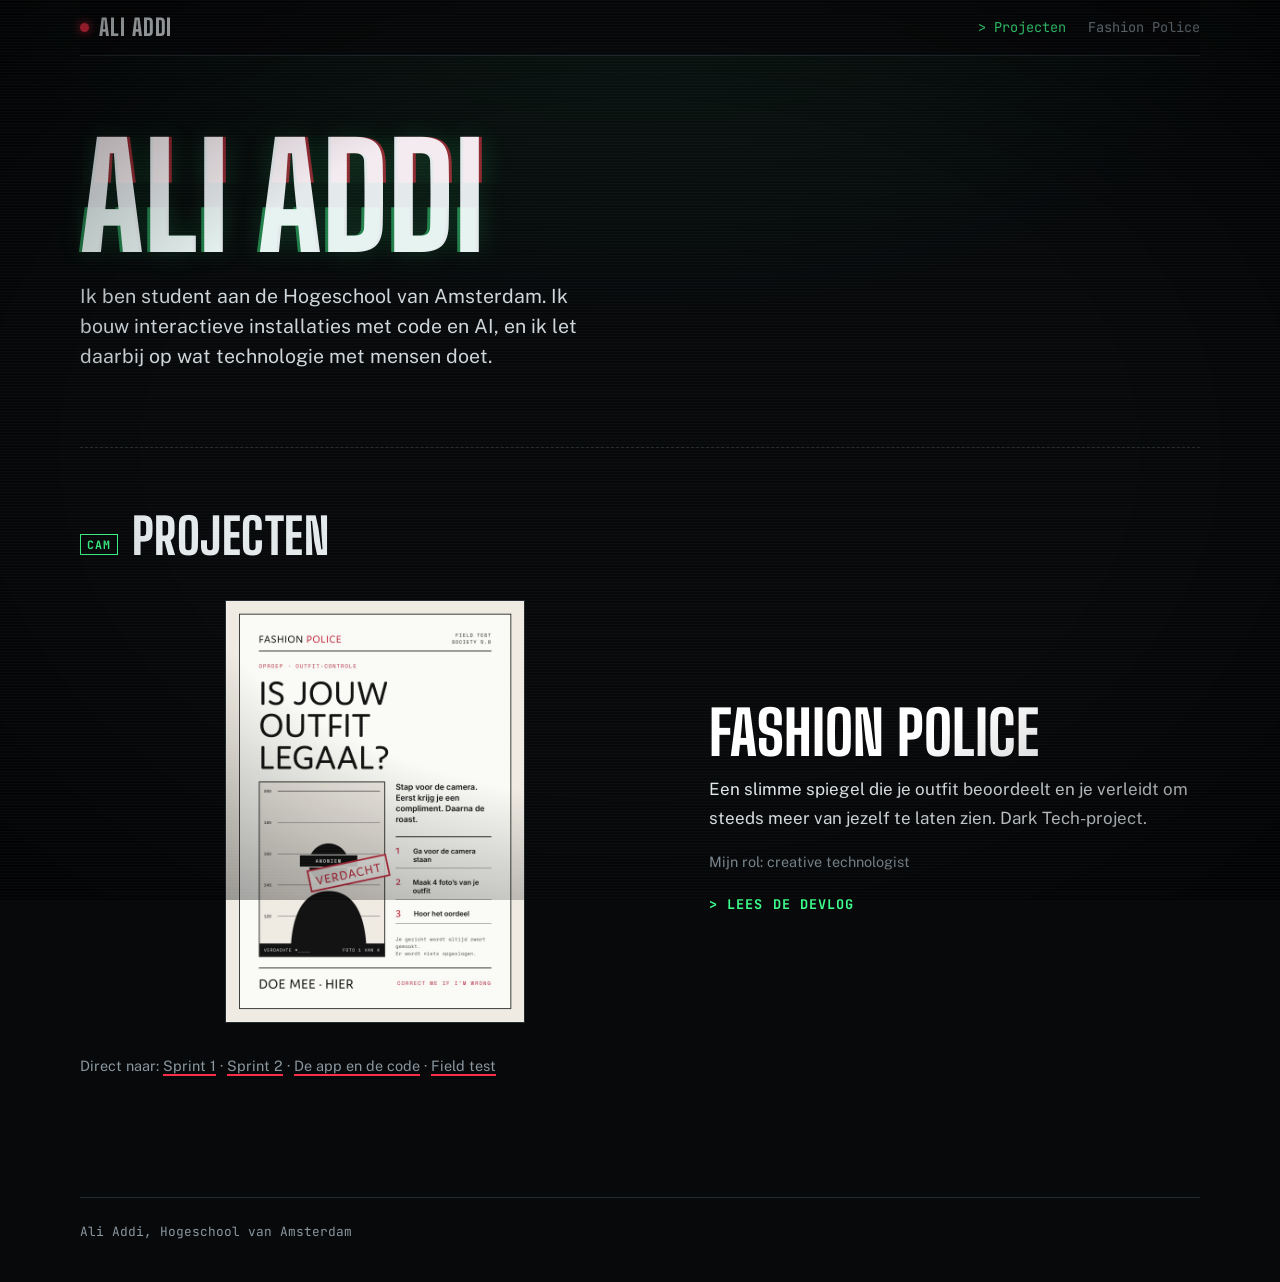
<file: index.html>
<!doctype html>
<html lang="nl">
<head>
<meta charset="utf-8">
<meta name="viewport" content="width=device-width, initial-scale=1, viewport-fit=cover">
<title>Ali Addi Portfolio</title>
<meta name="description" content="Portfolio van Ali Addi, student aan de Hogeschool van Amsterdam.">
<link rel="preconnect" href="https://fonts.googleapis.com">
<link rel="preconnect" href="https://fonts.gstatic.com" crossorigin>
<link rel="stylesheet" href="https://fonts.googleapis.com/css2?family=Big+Shoulders+Display:wght@700;800&family=JetBrains+Mono:wght@400;700&family=Public+Sans:ital,wght@0,400;0,700;1,400&display=swap">
<link rel="stylesheet" href="style.css">
</head>
<body>

<nav class="nav" aria-label="Hoofdmenu">
  <a class="name" href="index.html">Ali Addi</a>
  <ul>
    <li><a href="index.html" aria-current="page">Projecten</a></li>
    <li><a href="fashion-police.html">Fashion Police</a></li>
  </ul>
</nav>

<main>
  <header class="intro">
    <h1 data-text="Ali Addi">Ali Addi</h1>
    <p class="lead">Ik ben student aan de Hogeschool van Amsterdam. Ik bouw interactieve installaties met code en AI, en ik let daarbij op wat technologie met mensen doet.</p>
  </header>

  <section class="section" id="projecten">
    <h2>Projecten</h2>
    <a class="project" href="fashion-police.html">
      <img class="frame" src="media/s2-poster.jpg" alt="Poster van Fashion Police: Is jouw outfit legaal? Met een politiefoto van een anoniem silhouet en de stempel Verdacht" style="width:100%; max-width:300px; height:auto; aspect-ratio:auto; object-fit:contain; justify-self:center">
      <div>
        <h3>Fashion Police</h3>
        <p>Een slimme spiegel die je outfit beoordeelt en je verleidt om steeds meer van jezelf te laten zien. Dark Tech-project.</p>
        <p class="muted small">Mijn rol: creative technologist</p>
        <span class="go">Lees de DevLog</span>
      </div>
    </a>
    <p class="muted small" style="margin-top:14px">Direct naar:
      <a href="fashion-police.html#sprint-1">Sprint 1</a> ·
      <a href="fashion-police.html#sprint-2">Sprint 2</a> ·
      <a href="fashion-police.html#s2-resultaat">De app en de code</a> ·
      <a href="fashion-police.html#s2-field-test">Field test</a>
    </p>
  </section>
</main>

<footer>Ali Addi, Hogeschool van Amsterdam</footer>

<script>
  // Klik je op een link als index.html#sprint-2, dan ga je naar die plek in de DevLog.
  if (/^#(sprint-|s2-)/.test(location.hash)) {
    location.replace("fashion-police.html" + location.hash);
  }
</script>

</body>
</html>
</file>
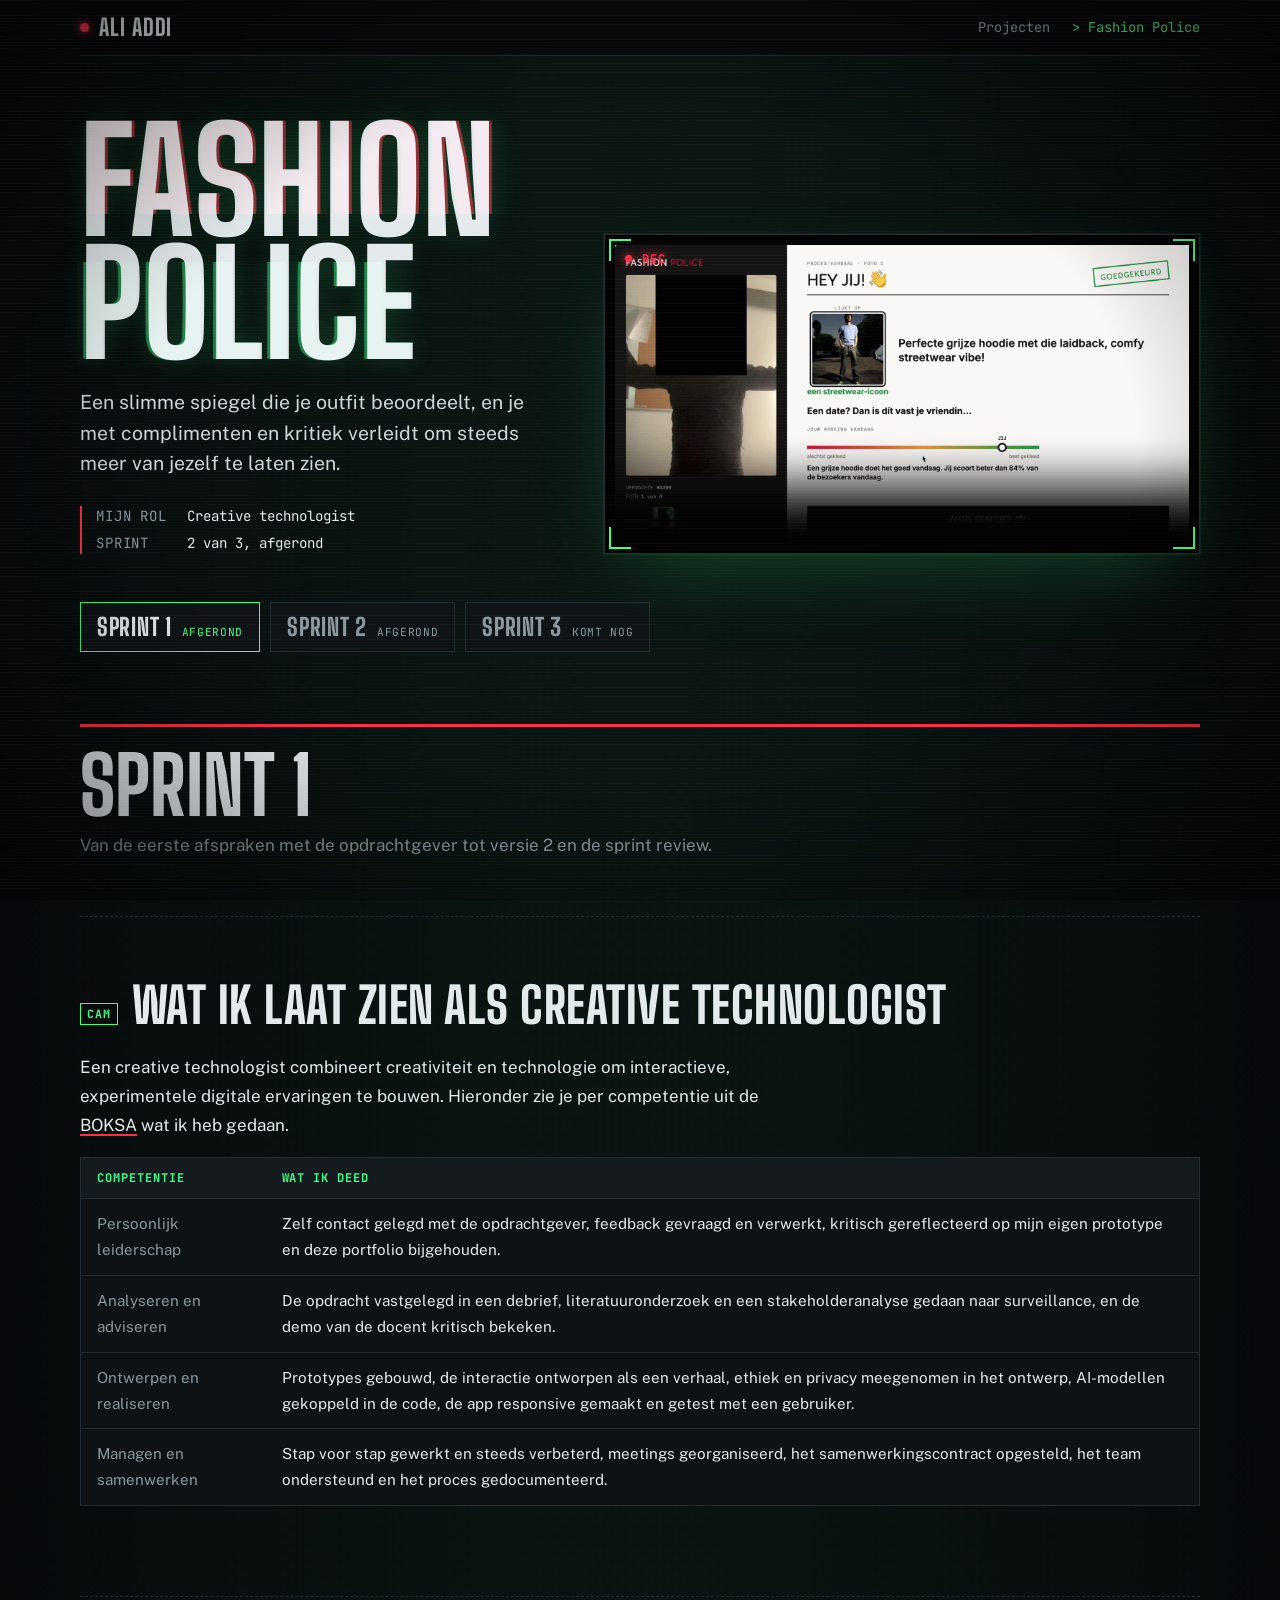
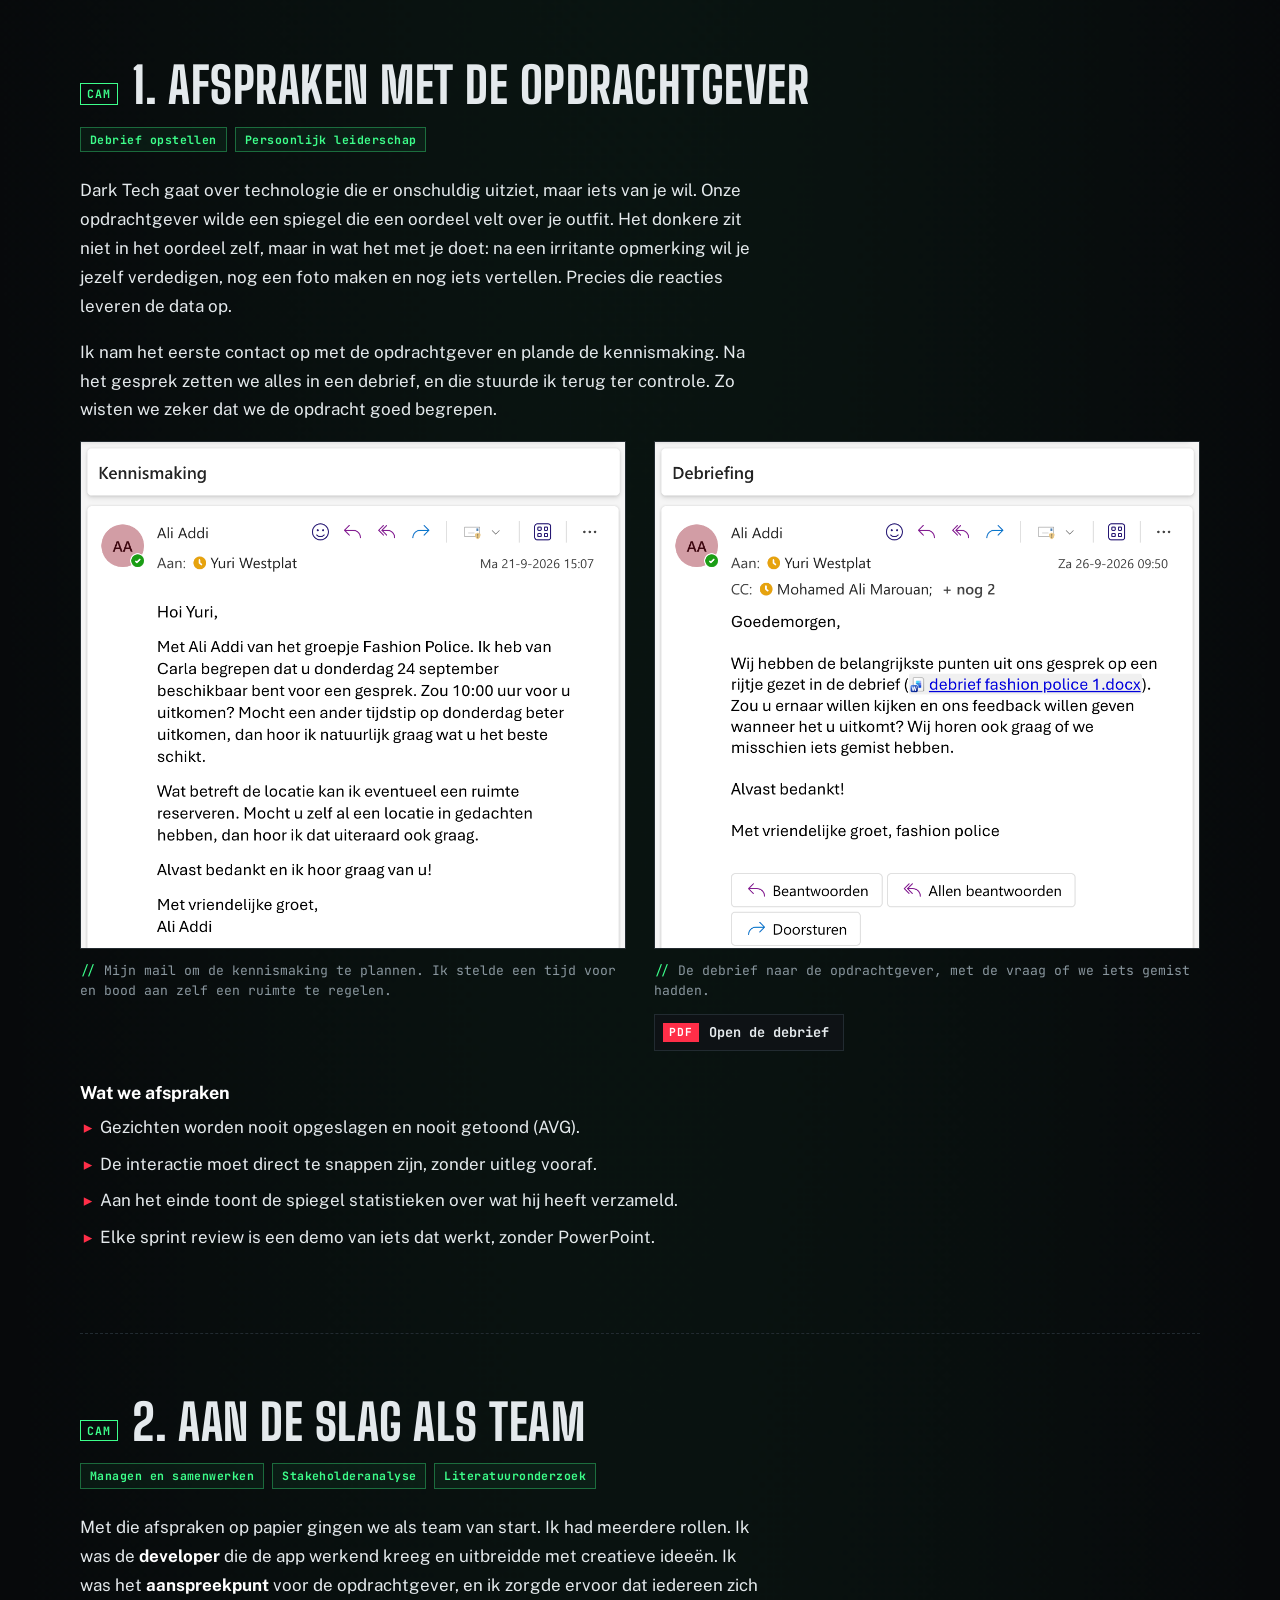
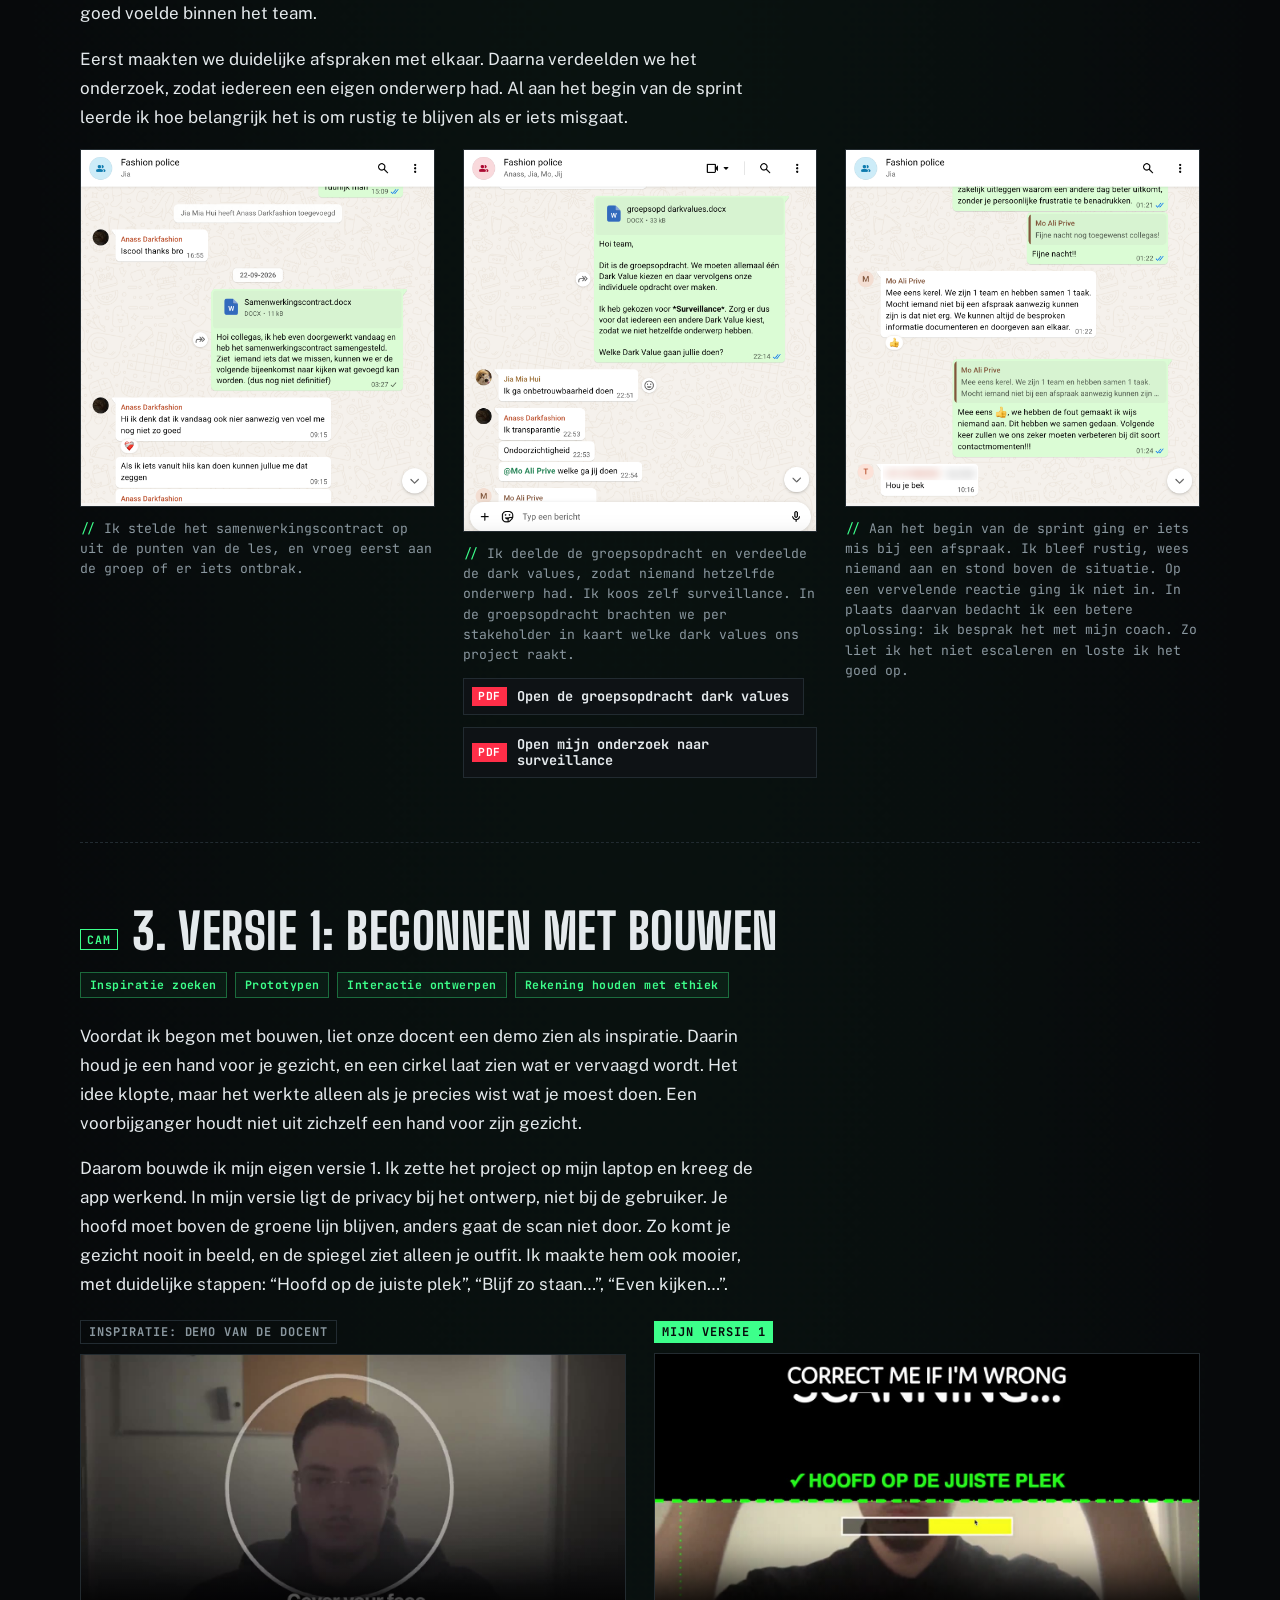
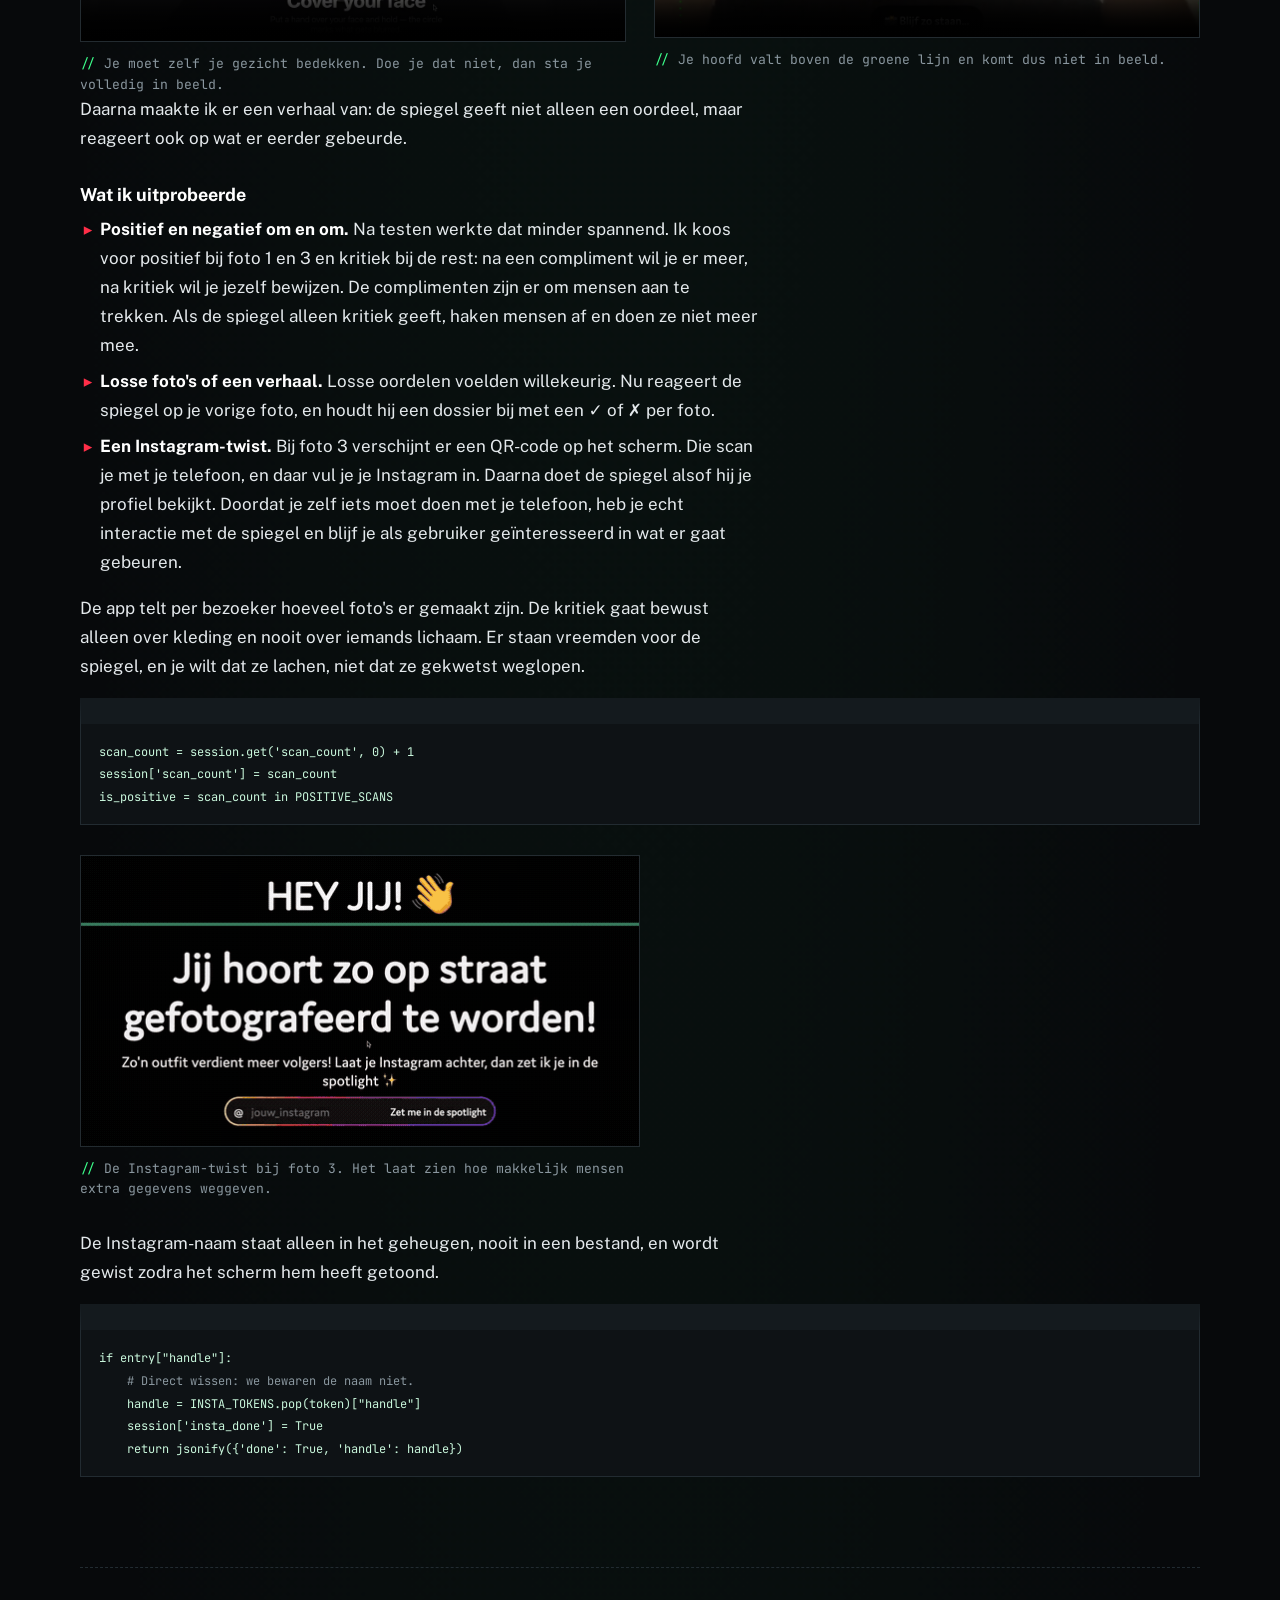
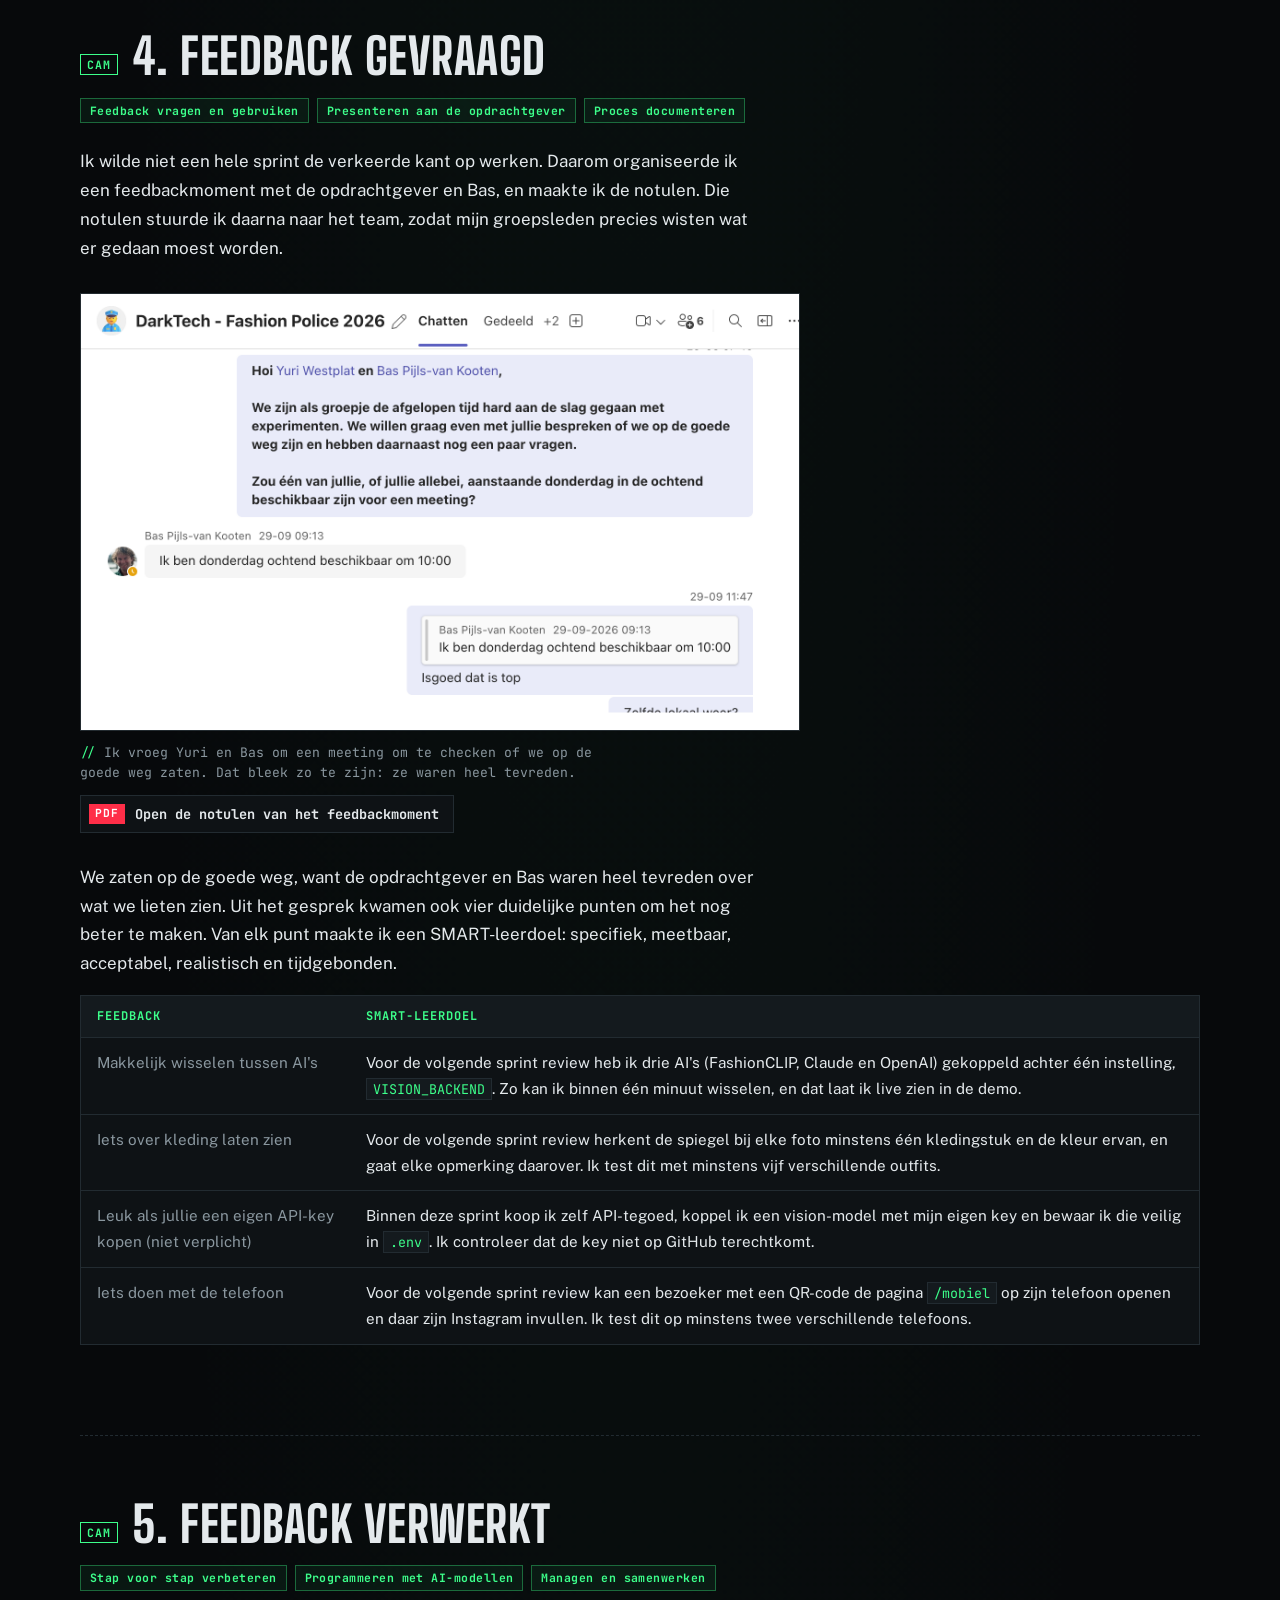
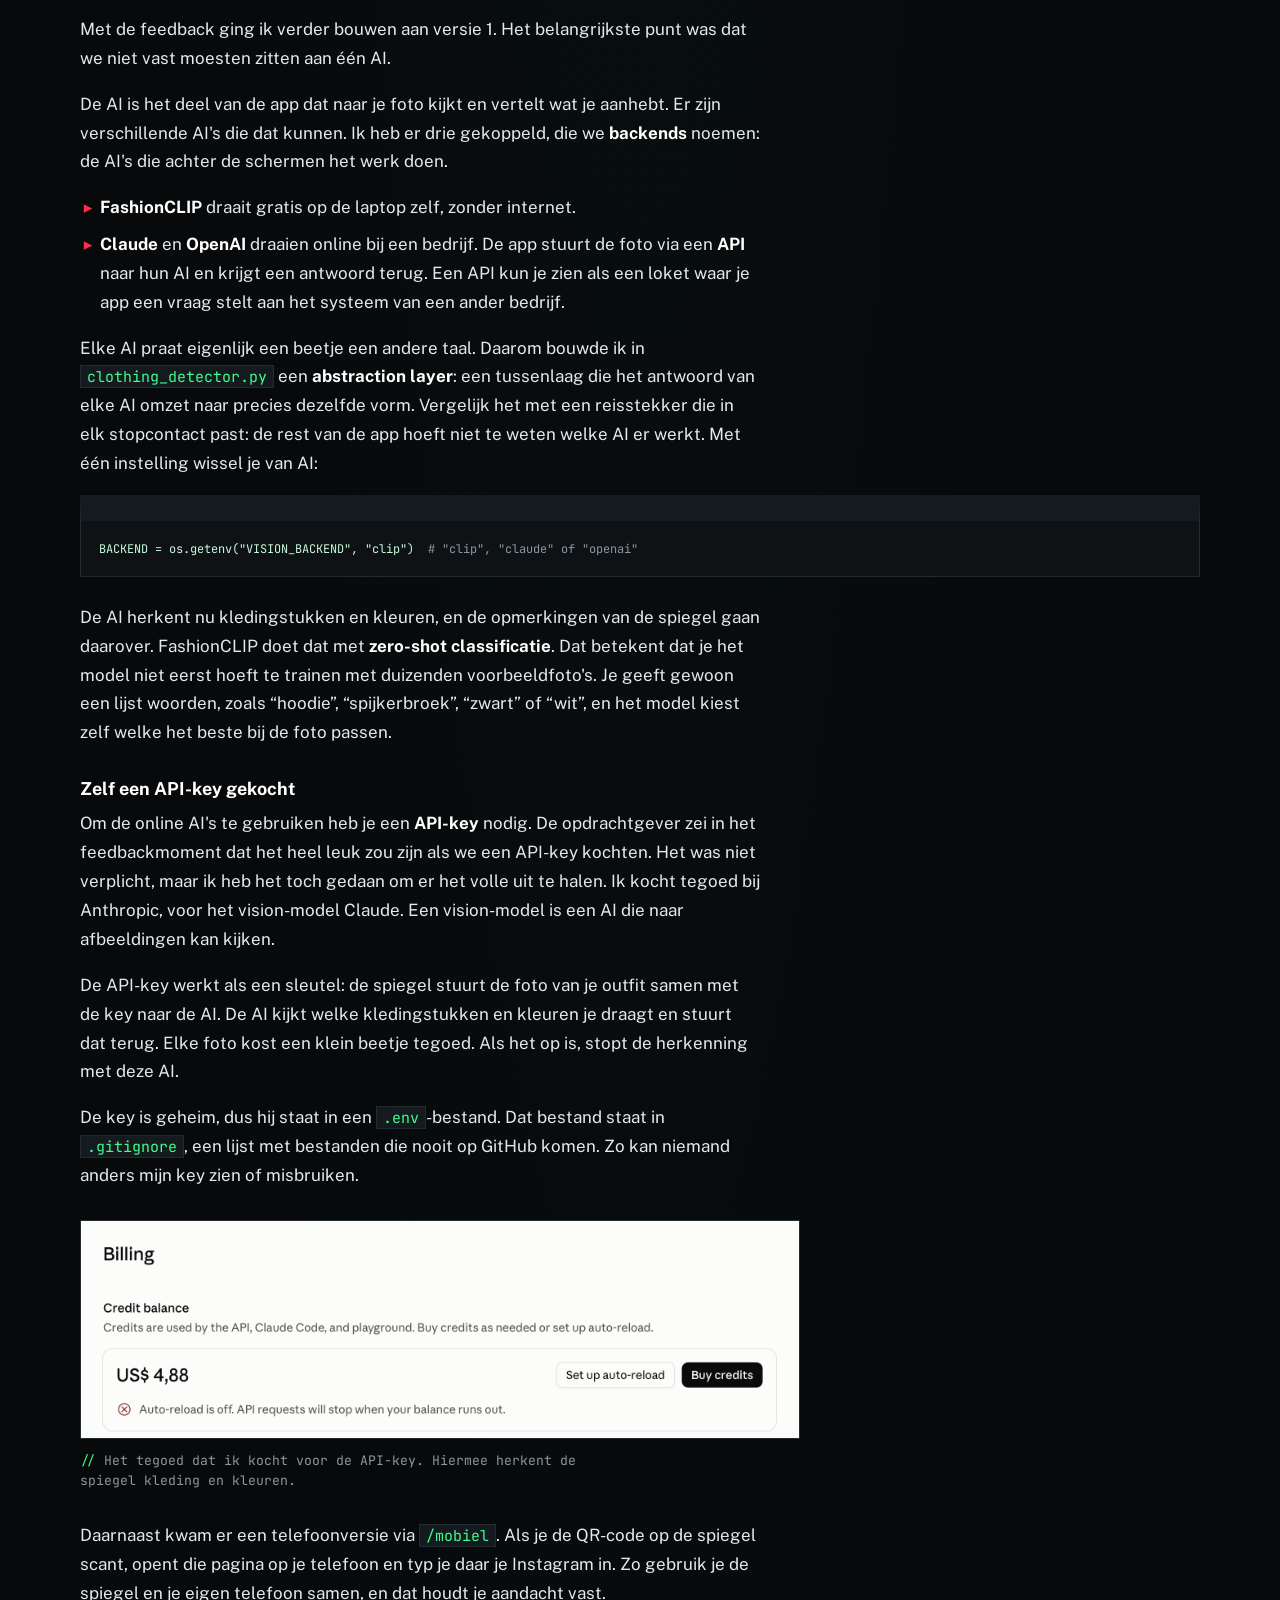
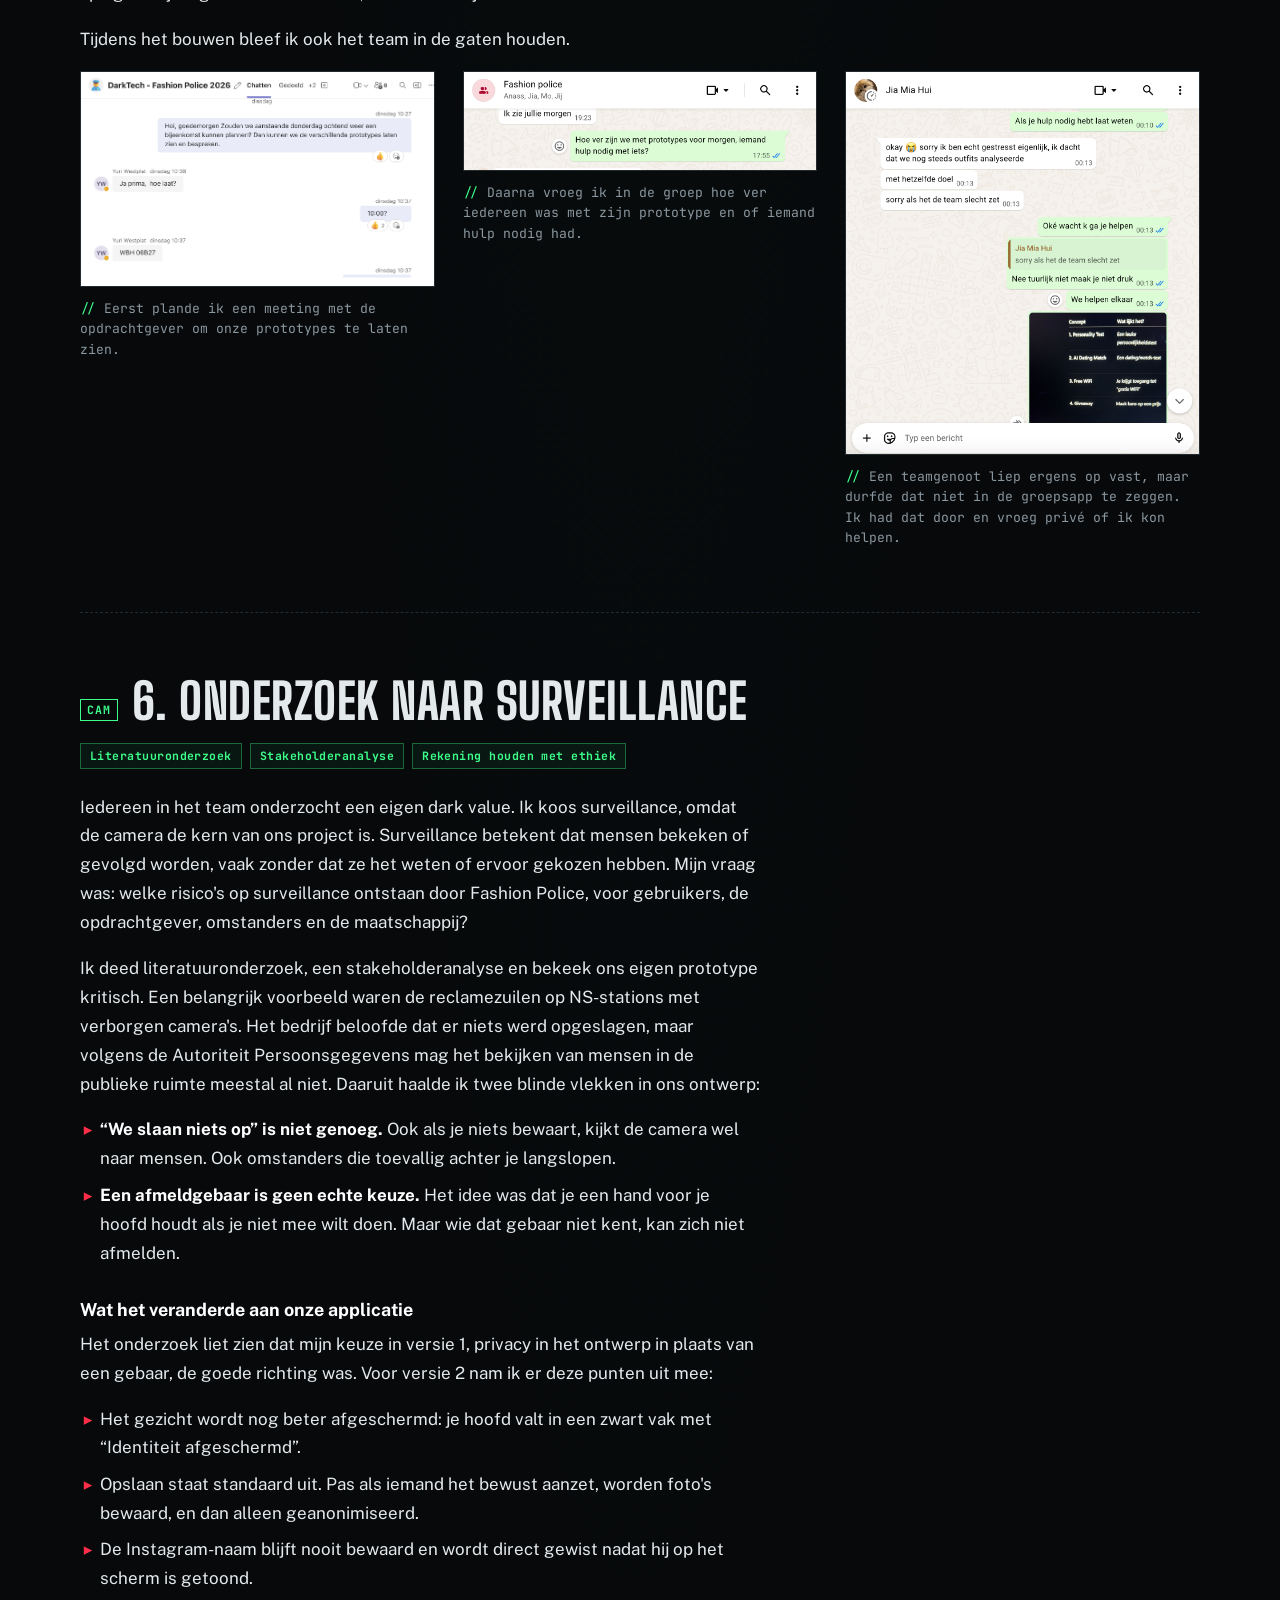
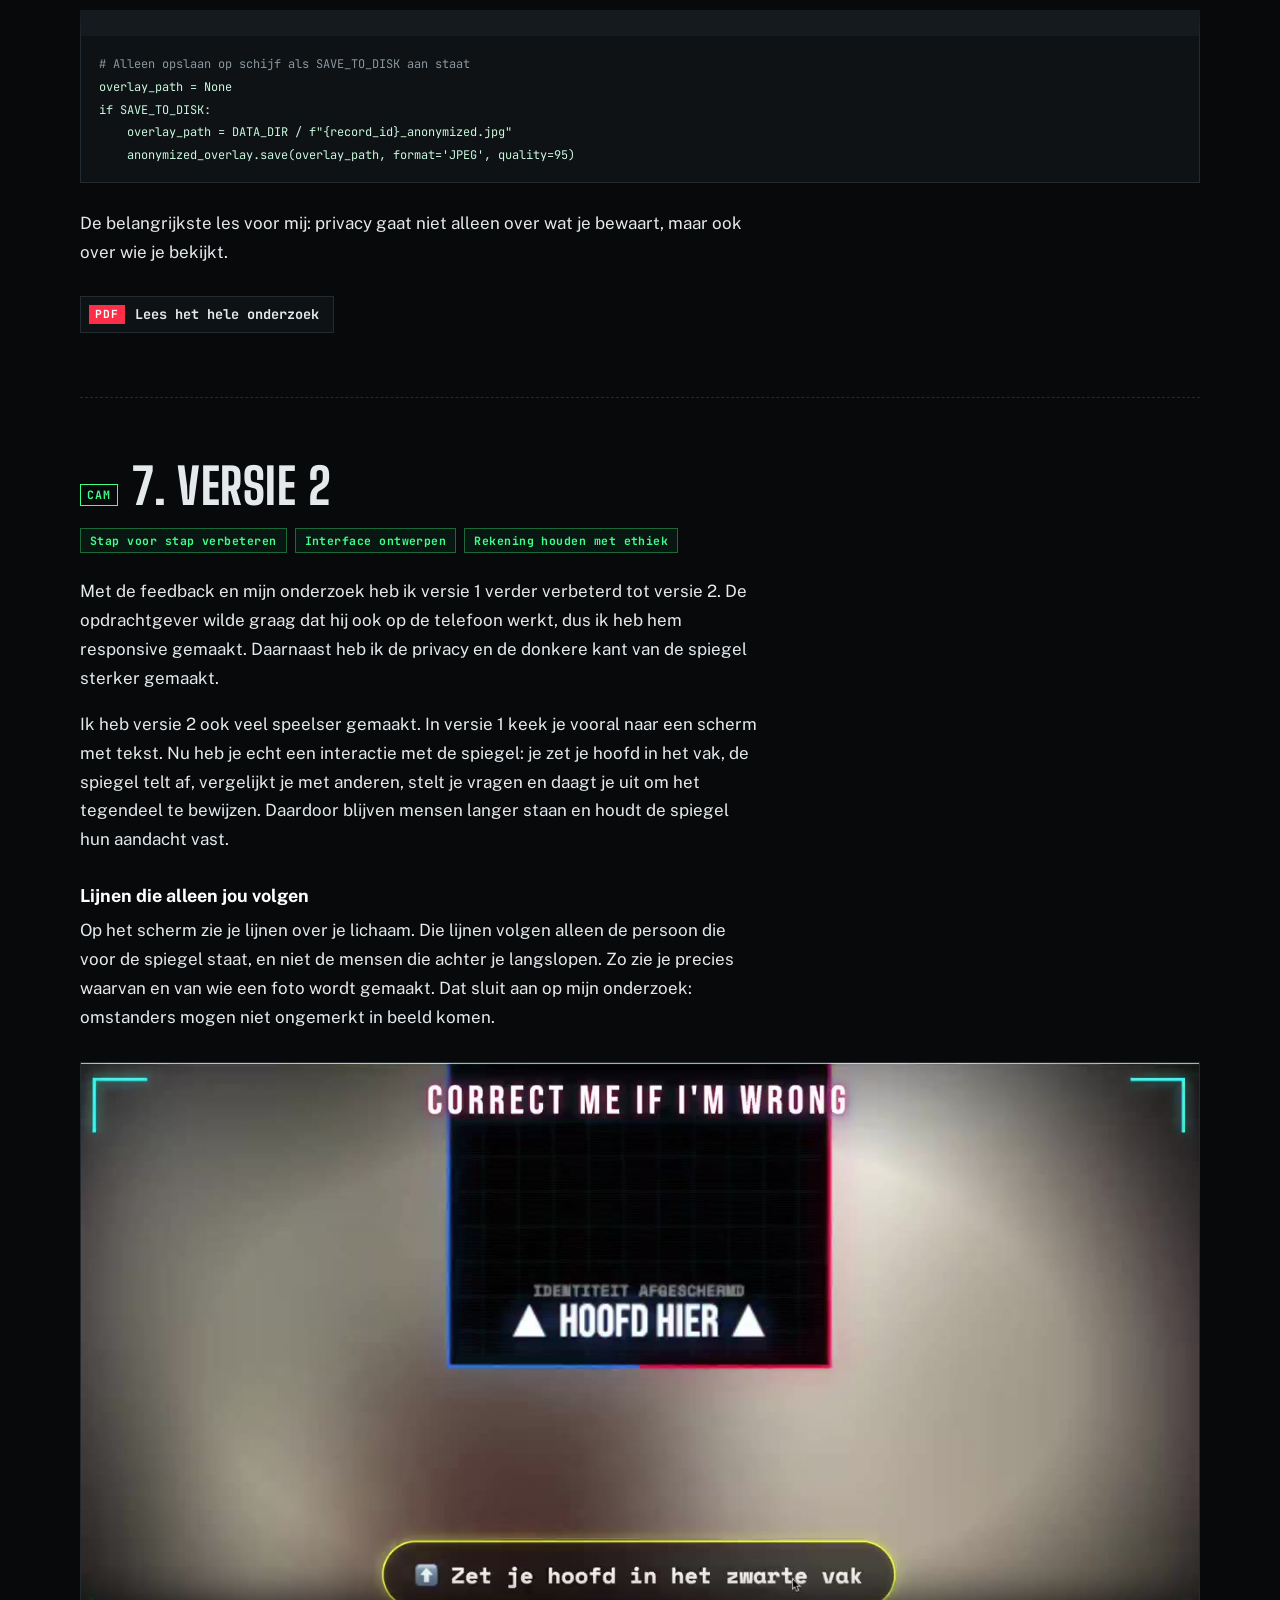
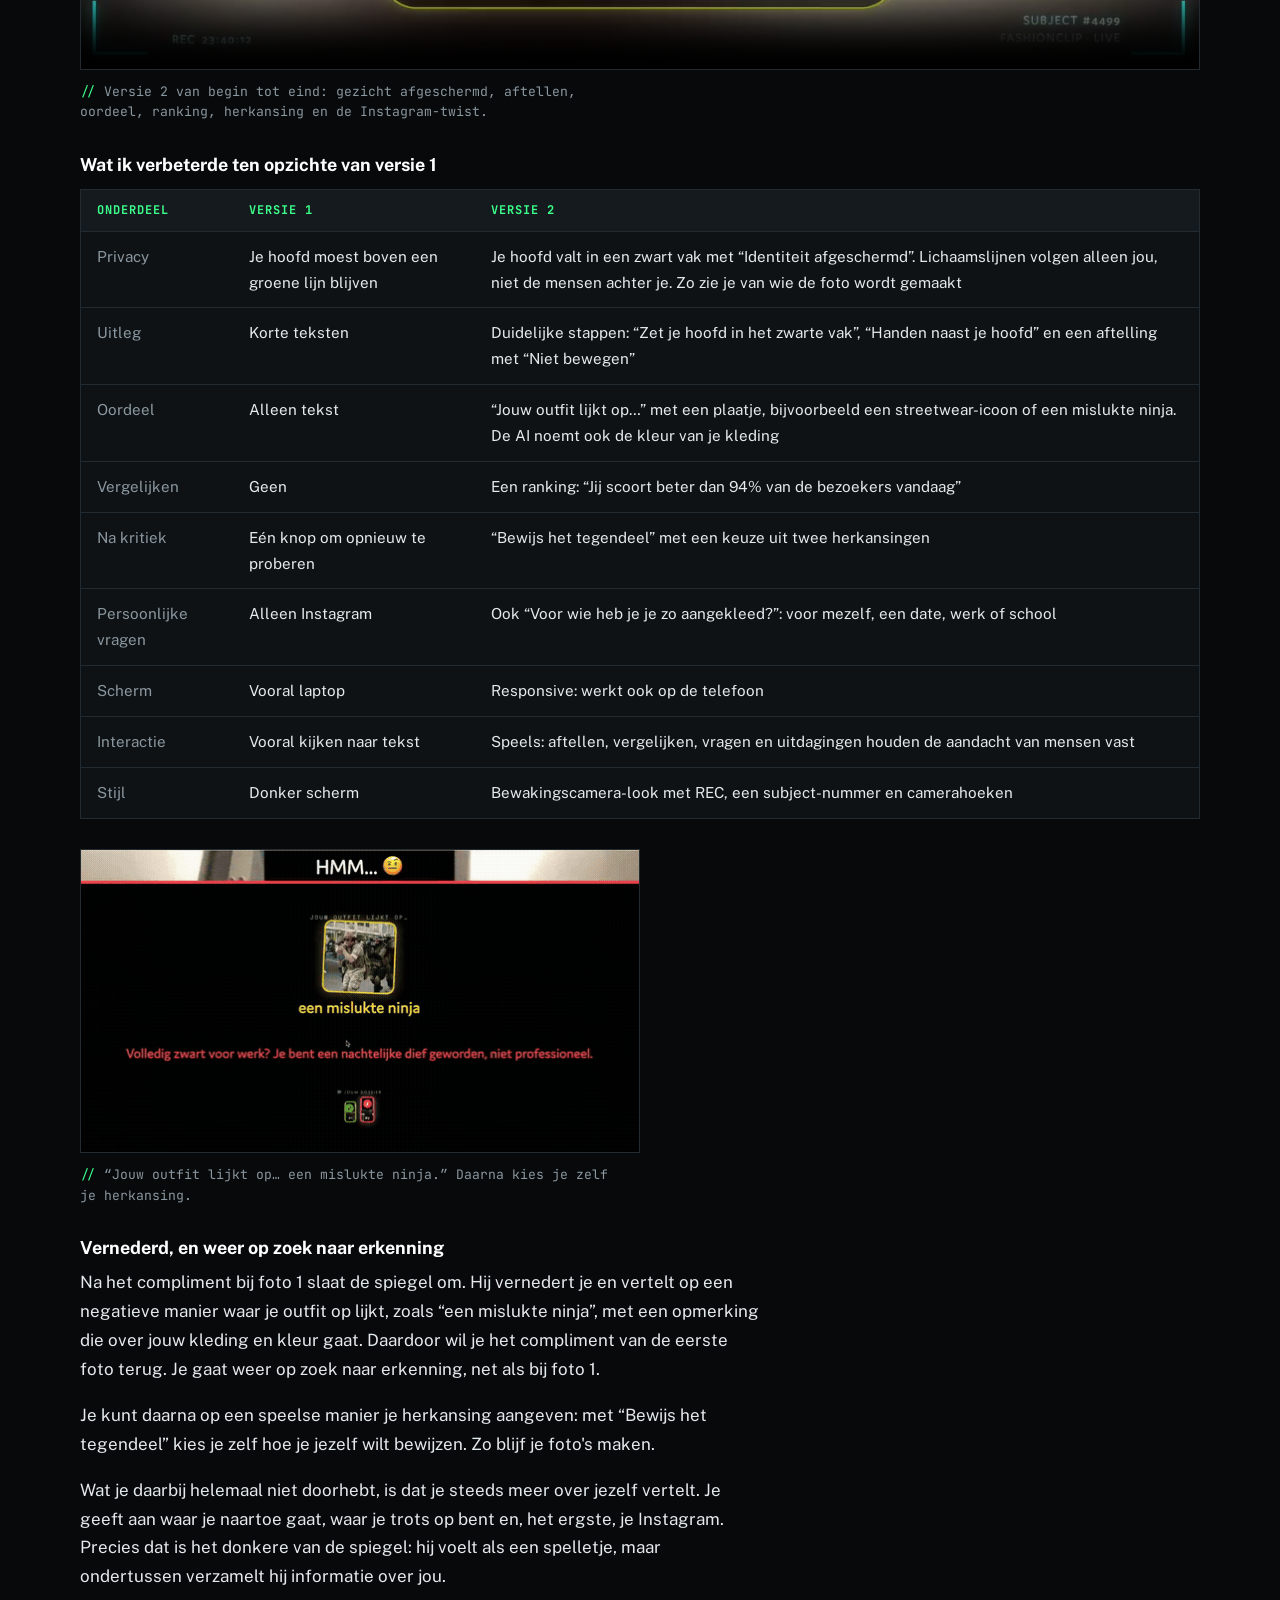
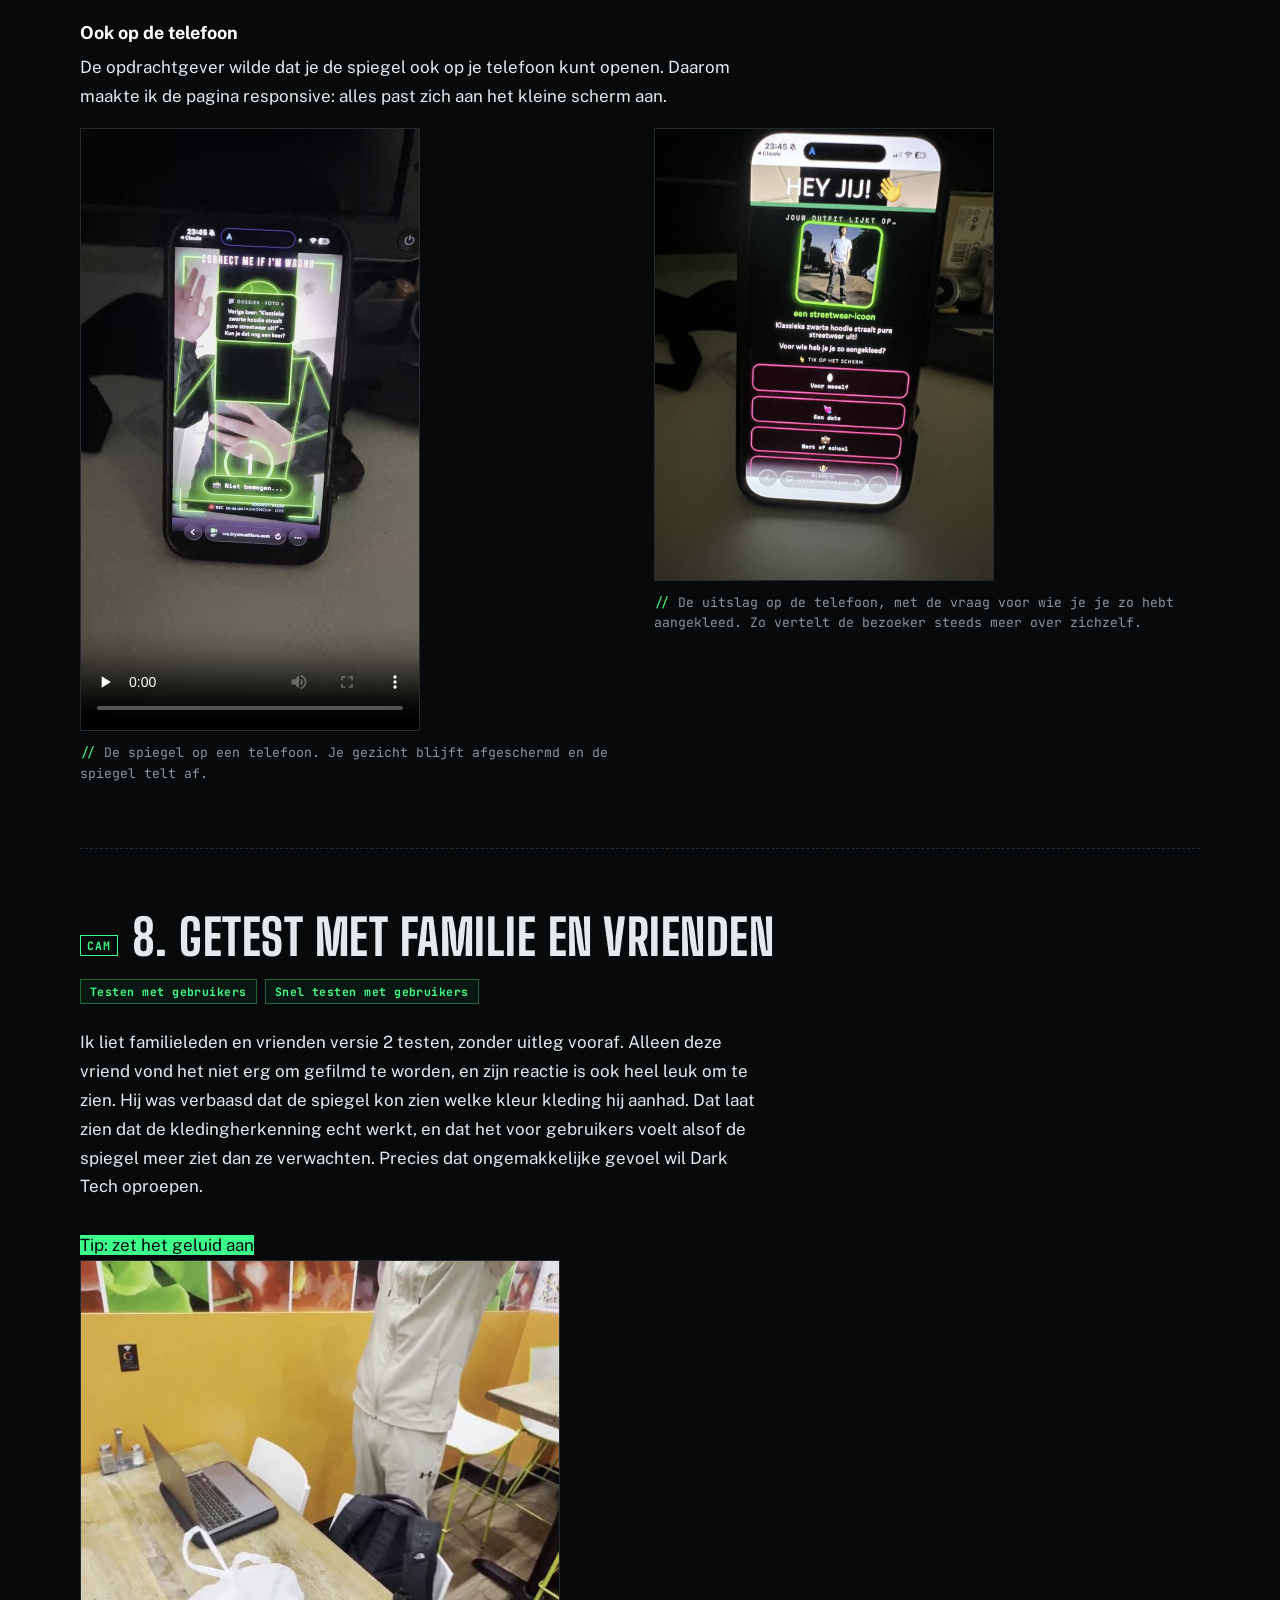
<file: fashion-police.html>
<!doctype html>
<html lang="nl">
<head>
<meta charset="utf-8">
<meta name="viewport" content="width=device-width, initial-scale=1, viewport-fit=cover">
<title>Fashion Police DevLog</title>
<meta name="description" content="DevLog van Fashion Police: een slimme spiegel die je outfit beoordeelt. Project van Ali Addi voor Dark Tech.">
<link rel="preconnect" href="https://fonts.googleapis.com">
<link rel="preconnect" href="https://fonts.gstatic.com" crossorigin>
<link rel="stylesheet" href="https://fonts.googleapis.com/css2?family=Big+Shoulders+Display:wght@700;800&family=JetBrains+Mono:wght@400;700&family=Public+Sans:ital,wght@0,400;0,700;1,400&display=swap">
<link rel="stylesheet" href="style.css">
</head>
<body>

<nav class="nav" aria-label="Hoofdmenu">
  <a class="name" href="index.html">Ali Addi</a>
  <ul>
    <li><a href="index.html">Projecten</a></li>
    <li><a href="fashion-police.html" aria-current="page">Fashion Police</a></li>
  </ul>
</nav>

<main>

<!-- ============ HERO ============ -->
<header class="hero">
  <div>
    <h1 data-text="Fashion Police">Fashion Police</h1>
    <p class="lead" style="margin-top:20px">Een slimme spiegel die je outfit beoordeelt, en je met complimenten en kritiek verleidt om steeds meer van jezelf te laten zien.</p>
    <dl class="dossier">
      <dt>Mijn rol</dt><dd>Creative technologist</dd>
      <dt>Sprint</dt><dd>2 van 3, afgerond</dd>
    </dl>
  </div>
  <figure class="mirror" style="margin:0">
    <video src="media/sprint2-eindversie.mp4" poster="media/sprint2-eindversie.jpg" autoplay muted loop playsinline controls aria-label="Schermopname van de versie van Fashion Police aan het einde van sprint 2"></video>
  </figure>
</header>

<!-- ============ SPRINTS ============ -->
<nav class="sprints" aria-label="Sprints">
  <a href="#sprint-1" aria-current="true">Sprint 1<small>afgerond</small></a>
  <a href="#sprint-2">Sprint 2<small>afgerond</small></a>
  <a href="#sprint-3">Sprint 3<small>komt nog</small></a>
</nav>

<!-- ============ SPRINT 1 ============ -->
<div class="sprint-head" id="sprint-1">
  <p class="sprint-label">Sprint 1</p>
  <p class="muted">Van de eerste afspraken met de opdrachtgever tot versie 2 en de sprint review.</p>
</div>

<!-- ============ COMPETENTIES ============ -->
<section class="section" id="competenties">
  <h2>Wat ik laat zien als creative technologist</h2>
  <div class="prose">
    <p>Een creative technologist combineert creativiteit en technologie om interactieve, experimentele digitale ervaringen te bouwen. Hieronder zie je per competentie uit de <a href="https://boksa.hbo-ict-hva.nl/profiles/creative-technologist/" target="_blank" rel="noopener">BOKSA</a> wat ik heb gedaan.</p>
  </div>
  <div class="table-wrap">
    <table>
      <thead><tr><th>Competentie</th><th>Wat ik deed</th></tr></thead>
      <tbody>
        <tr><td>Persoonlijk leiderschap</td><td>Zelf contact gelegd met de opdrachtgever, feedback gevraagd en verwerkt, kritisch gereflecteerd op mijn eigen prototype en deze portfolio bijgehouden.</td></tr>
        <tr><td>Analyseren en adviseren</td><td>De opdracht vastgelegd in een debrief, literatuuronderzoek en een stakeholderanalyse gedaan naar surveillance, en de demo van de docent kritisch bekeken.</td></tr>
        <tr><td>Ontwerpen en realiseren</td><td>Prototypes gebouwd, de interactie ontworpen als een verhaal, ethiek en privacy meegenomen in het ontwerp, AI-modellen gekoppeld in de code, de app responsive gemaakt en getest met een gebruiker.</td></tr>
        <tr><td>Managen en samenwerken</td><td>Stap voor stap gewerkt en steeds verbeterd, meetings georganiseerd, het samenwerkingscontract opgesteld, het team ondersteund en het proces gedocumenteerd.</td></tr>
      </tbody>
    </table>
  </div>
</section>

<!-- ============ 1. AFSPRAKEN ============ -->
<section class="section" id="afspraken">
  <h2>1. Afspraken met de opdrachtgever</h2>
  <p class="comp" aria-label="Competenties en methodes"><span>Debrief opstellen</span><span>Persoonlijk leiderschap</span></p>
  <div class="prose">
    <p>Dark Tech gaat over technologie die er onschuldig uitziet, maar iets van je wil. Onze opdrachtgever wilde een spiegel die een oordeel velt over je outfit. Het donkere zit niet in het oordeel zelf, maar in wat het met je doet: na een irritante opmerking wil je jezelf verdedigen, nog een foto maken en nog iets vertellen. Precies die reacties leveren de data op.</p>
    <p>Ik nam het eerste contact op met de opdrachtgever en plande de kennismaking. Na het gesprek zetten we alles in een debrief, en die stuurde ik terug ter controle. Zo wisten we zeker dat we de opdracht goed begrepen.</p>
  </div>
  <div class="pair">
    <figure>
      <img class="frame" src="media/mail-kennismaking.png" alt="Mail aan Yuri om een kennismakingsgesprek te plannen" loading="lazy">
      <figcaption>Mijn mail om de kennismaking te plannen. Ik stelde een tijd voor en bood aan zelf een ruimte te regelen.</figcaption>
    </figure>
    <figure>
      <img class="frame" src="media/mail-debrief.png" alt="Mail met de debrief aan Yuri, met het team in de CC" loading="lazy">
      <figcaption>De debrief naar de opdrachtgever, met de vraag of we iets gemist hadden.</figcaption>
      <a class="doc" href="media/docs/debrief-fashion-police.pdf" target="_blank" rel="noopener"><span>PDF</span>Open de debrief</a>
    </figure>
  </div>
  <div class="prose">
    <h3>Wat we afspraken</h3>
    <ul>
      <li>Gezichten worden nooit opgeslagen en nooit getoond (AVG).</li>
      <li>De interactie moet direct te snappen zijn, zonder uitleg vooraf.</li>
      <li>Aan het einde toont de spiegel statistieken over wat hij heeft verzameld.</li>
      <li>Elke sprint review is een demo van iets dat werkt, zonder PowerPoint.</li>
    </ul>
  </div>
</section>

<!-- ============ 2. AAN DE SLAG ALS TEAM ============ -->
<section class="section" id="team">
  <h2>2. Aan de slag als team</h2>
  <p class="comp" aria-label="Competenties en methodes"><span>Managen en samenwerken</span><span>Stakeholderanalyse</span><span>Literatuuronderzoek</span></p>
  <div class="prose">
    <p>Met die afspraken op papier gingen we als team van start. Ik had meerdere rollen. Ik was de <strong>developer</strong> die de app werkend kreeg en uitbreidde met creatieve ideeën. Ik was het <strong>aanspreekpunt</strong> voor de opdrachtgever, en ik zorgde ervoor dat iedereen zich goed voelde binnen het team.</p>
    <p>Eerst maakten we duidelijke afspraken met elkaar. Daarna verdeelden we het onderzoek, zodat iedereen een eigen onderwerp had. Al aan het begin van de sprint leerde ik hoe belangrijk het is om rustig te blijven als er iets misgaat.</p>
  </div>
  <div class="pair">
    <figure>
      <img class="frame" src="media/wa-samenwerkingscontract.png" alt="WhatsApp-bericht waarin ik het samenwerkingscontract deel met de groep" loading="lazy">
      <figcaption>Ik stelde het samenwerkingscontract op uit de punten van de les, en vroeg eerst aan de groep of er iets ontbrak.</figcaption>
    </figure>
    <figure>
      <img class="frame" src="media/wa-dark-values.png" alt="WhatsApp-groep waarin ik de groepsopdracht deel en iedereen een eigen dark value kiest" loading="lazy">
      <figcaption>Ik deelde de groepsopdracht en verdeelde de dark values, zodat niemand hetzelfde onderwerp had. Ik koos zelf surveillance. In de groepsopdracht brachten we per stakeholder in kaart welke dark values ons project raakt.</figcaption>
      <a class="doc" href="media/docs/groepsopdracht-dark-values.pdf" target="_blank" rel="noopener"><span>PDF</span>Open de groepsopdracht dark values</a>
      <a class="doc" href="media/docs/onderzoek-surveillance.pdf" target="_blank" rel="noopener"><span>PDF</span>Open mijn onderzoek naar surveillance</a>
    </figure>
    <figure>
      <img class="frame" src="media/wa-rustig-blijven.png" alt="WhatsApp-groep waarin ik na een fout zeg dat we een team zijn en het samen beter doen" loading="lazy">
      <figcaption>Aan het begin van de sprint ging er iets mis bij een afspraak. Ik bleef rustig, wees niemand aan en stond boven de situatie. Op een vervelende reactie ging ik niet in. In plaats daarvan bedacht ik een betere oplossing: ik besprak het met mijn coach. Zo liet ik het niet escaleren en loste ik het goed op.</figcaption>
    </figure>
  </div>
</section>

<!-- ============ 3. VERSIE 1 ============ -->
<section class="section" id="versie-1">
  <h2>3. Versie 1: begonnen met bouwen</h2>
  <p class="comp" aria-label="Competenties en methodes"><span>Inspiratie zoeken</span><span>Prototypen</span><span>Interactie ontwerpen</span><span>Rekening houden met ethiek</span></p>
  <div class="prose">
    <p>Voordat ik begon met bouwen, liet onze docent een demo zien als inspiratie. Daarin houd je een hand voor je gezicht, en een cirkel laat zien wat er vervaagd wordt. Het idee klopte, maar het werkte alleen als je precies wist wat je moest doen. Een voorbijganger houdt niet uit zichzelf een hand voor zijn gezicht.</p>
    <p>Daarom bouwde ik mijn eigen versie 1. Ik zette het project op mijn laptop en kreeg de app werkend. In mijn versie ligt de privacy bij het ontwerp, niet bij de gebruiker. Je hoofd moet boven de groene lijn blijven, anders gaat de scan niet door. Zo komt je gezicht nooit in beeld, en de spiegel ziet alleen je outfit. Ik maakte hem ook mooier, met duidelijke stappen: &ldquo;Hoofd op de juiste plek&rdquo;, &ldquo;Blijf zo staan&hellip;&rdquo;, &ldquo;Even kijken&hellip;&rdquo;.</p>
  </div>
  <div class="pair">
    <figure>
      <span class="tag before">Inspiratie: demo van de docent</span>
      <video class="frame" src="media/docent-versie.mp4" poster="media/docent-versie.jpg" controls muted playsinline preload="none" aria-label="Demo van de docent: een cirkel en de tekst Cover your face"></video>
      <figcaption>Je moet zelf je gezicht bedekken. Doe je dat niet, dan sta je volledig in beeld.</figcaption>
    </figure>
    <figure>
      <span class="tag after">Mijn versie 1</span>
      <video class="frame" src="media/mijn-versie.mp4" poster="media/mijn-versie.jpg" controls muted playsinline preload="none" aria-label="Mijn versie 1: een groene lijn waar je hoofd boven moet blijven"></video>
      <figcaption>Je hoofd valt boven de groene lijn en komt dus niet in beeld.</figcaption>
    </figure>
  </div>
  <div class="prose">
    <p>Daarna maakte ik er een verhaal van: de spiegel geeft niet alleen een oordeel, maar reageert ook op wat er eerder gebeurde.</p>
    <h3>Wat ik uitprobeerde</h3>
    <ul>
      <li><strong>Positief en negatief om en om.</strong> Na testen werkte dat minder spannend. Ik koos voor positief bij foto 1 en 3 en kritiek bij de rest: na een compliment wil je er meer, na kritiek wil je jezelf bewijzen. De complimenten zijn er om mensen aan te trekken. Als de spiegel alleen kritiek geeft, haken mensen af en doen ze niet meer mee.</li>
      <li><strong>Losse foto's of een verhaal.</strong> Losse oordelen voelden willekeurig. Nu reageert de spiegel op je vorige foto, en houdt hij een dossier bij met een ✓ of ✗ per foto.</li>
      <li><strong>Een Instagram-twist.</strong> Bij foto 3 verschijnt er een QR-code op het scherm. Die scan je met je telefoon, en daar vul je je Instagram in. Daarna doet de spiegel alsof hij je profiel bekijkt. Doordat je zelf iets moet doen met je telefoon, heb je echt interactie met de spiegel en blijf je als gebruiker geïnteresseerd in wat er gaat gebeuren.</li>
    </ul>
    <p>De app telt per bezoeker hoeveel foto's er gemaakt zijn. De kritiek gaat bewust alleen over kleding en nooit over iemands lichaam. Er staan vreemden voor de spiegel, en je wilt dat ze lachen, niet dat ze gekwetst weglopen.</p>
  </div>
<pre><code>scan_count = session.get('scan_count', 0) + 1
session['scan_count'] = scan_count
is_positive = scan_count in POSITIVE_SCANS</code></pre>
  <figure>
    <img class="frame" src="media/twist.gif" alt="Animatie: na het invullen van een Instagram-naam zegt de spiegel 'Even rondkijken' en daarna 'Ik heb even rondgekeken... en ik neem mijn woorden terug'" loading="lazy" style="max-width:560px">
    <figcaption>De Instagram-twist bij foto 3. Het laat zien hoe makkelijk mensen extra gegevens weggeven.</figcaption>
  </figure>
  <div class="prose">
    <p>De Instagram-naam staat alleen in het geheugen, nooit in een bestand, en wordt gewist zodra het scherm hem heeft getoond.</p>
  </div>
<pre><code>if entry["handle"]:
    <span class="c"># Direct wissen: we bewaren de naam niet.</span>
    handle = INSTA_TOKENS.pop(token)["handle"]
    session['insta_done'] = True
    return jsonify({'done': True, 'handle': handle})</code></pre>
</section>

<!-- ============ 4. FEEDBACK ============ -->
<section class="section" id="feedback">
  <h2>4. Feedback gevraagd</h2>
  <p class="comp" aria-label="Competenties en methodes"><span>Feedback vragen en gebruiken</span><span>Presenteren aan de opdrachtgever</span><span>Proces documenteren</span></p>
  <div class="prose">
    <p>Ik wilde niet een hele sprint de verkeerde kant op werken. Daarom organiseerde ik een feedbackmoment met de opdrachtgever en Bas, en maakte ik de notulen. Die notulen stuurde ik daarna naar het team, zodat mijn groepsleden precies wisten wat er gedaan moest worden.</p>
  </div>
  <figure>
    <img class="frame" src="media/teams-meeting.png" alt="Teams-bericht aan Yuri en Bas met de vraag om donderdagochtend een meeting te houden" loading="lazy" style="max-width:720px">
    <figcaption>Ik vroeg Yuri en Bas om een meeting om te checken of we op de goede weg zaten. Dat bleek zo te zijn: ze waren heel tevreden.</figcaption>
    <a class="doc" href="media/docs/notulen-feedbackmoment.pdf" target="_blank" rel="noopener"><span>PDF</span>Open de notulen van het feedbackmoment</a>
  </figure>
  <div class="prose">
    <p>We zaten op de goede weg, want de opdrachtgever en Bas waren heel tevreden over wat we lieten zien. Uit het gesprek kwamen ook vier duidelijke punten om het nog beter te maken. Van elk punt maakte ik een SMART-leerdoel: specifiek, meetbaar, acceptabel, realistisch en tijdgebonden.</p>
  </div>
  <div class="table-wrap">
    <table>
      <thead><tr><th>Feedback</th><th>SMART-leerdoel</th></tr></thead>
      <tbody>
        <tr><td>Makkelijk wisselen tussen AI's</td><td>Voor de volgende sprint review heb ik drie AI's (FashionCLIP, Claude en OpenAI) gekoppeld achter één instelling, <code>VISION_BACKEND</code>. Zo kan ik binnen één minuut wisselen, en dat laat ik live zien in de demo.</td></tr>
        <tr><td>Iets over kleding laten zien</td><td>Voor de volgende sprint review herkent de spiegel bij elke foto minstens één kledingstuk en de kleur ervan, en gaat elke opmerking daarover. Ik test dit met minstens vijf verschillende outfits.</td></tr>
        <tr><td>Leuk als jullie een eigen API-key kopen (niet verplicht)</td><td>Binnen deze sprint koop ik zelf API-tegoed, koppel ik een vision-model met mijn eigen key en bewaar ik die veilig in <code>.env</code>. Ik controleer dat de key niet op GitHub terechtkomt.</td></tr>
        <tr><td>Iets doen met de telefoon</td><td>Voor de volgende sprint review kan een bezoeker met een QR-code de pagina <code>/mobiel</code> op zijn telefoon openen en daar zijn Instagram invullen. Ik test dit op minstens twee verschillende telefoons.</td></tr>
      </tbody>
    </table>
  </div>
</section>

<!-- ============ 5. FEEDBACK VERWERKT ============ -->
<section class="section" id="versie-2">
  <h2>5. Feedback verwerkt</h2>
  <p class="comp" aria-label="Competenties en methodes"><span>Stap voor stap verbeteren</span><span>Programmeren met AI-modellen</span><span>Managen en samenwerken</span></p>
  <div class="prose">
    <p>Met de feedback ging ik verder bouwen aan versie 1. Het belangrijkste punt was dat we niet vast moesten zitten aan één AI.</p>
    <p>De AI is het deel van de app dat naar je foto kijkt en vertelt wat je aanhebt. Er zijn verschillende AI's die dat kunnen. Ik heb er drie gekoppeld, die we <strong>backends</strong> noemen: de AI's die achter de schermen het werk doen.</p>
    <ul>
      <li><strong>FashionCLIP</strong> draait gratis op de laptop zelf, zonder internet.</li>
      <li><strong>Claude</strong> en <strong>OpenAI</strong> draaien online bij een bedrijf. De app stuurt de foto via een <strong>API</strong> naar hun AI en krijgt een antwoord terug. Een API kun je zien als een loket waar je app een vraag stelt aan het systeem van een ander bedrijf.</li>
    </ul>
    <p>Elke AI praat eigenlijk een beetje een andere taal. Daarom bouwde ik in <code>clothing_detector.py</code> een <strong>abstraction layer</strong>: een tussenlaag die het antwoord van elke AI omzet naar precies dezelfde vorm. Vergelijk het met een reisstekker die in elk stopcontact past: de rest van de app hoeft niet te weten welke AI er werkt. Met één instelling wissel je van AI:</p>
  </div>
<pre><code>BACKEND = os.getenv("VISION_BACKEND", "clip")  <span class="c"># "clip", "claude" of "openai"</span></code></pre>
  <div class="prose">
    <p>De AI herkent nu kledingstukken en kleuren, en de opmerkingen van de spiegel gaan daarover. FashionCLIP doet dat met <strong>zero-shot classificatie</strong>. Dat betekent dat je het model niet eerst hoeft te trainen met duizenden voorbeeldfoto's. Je geeft gewoon een lijst woorden, zoals &ldquo;hoodie&rdquo;, &ldquo;spijkerbroek&rdquo;, &ldquo;zwart&rdquo; of &ldquo;wit&rdquo;, en het model kiest zelf welke het beste bij de foto passen.</p>
    <h3>Zelf een API-key gekocht</h3>
    <p>Om de online AI's te gebruiken heb je een <strong>API-key</strong> nodig. De opdrachtgever zei in het feedbackmoment dat het heel leuk zou zijn als we een API-key kochten. Het was niet verplicht, maar ik heb het toch gedaan om er het volle uit te halen. Ik kocht tegoed bij Anthropic, voor het vision-model Claude. Een vision-model is een AI die naar afbeeldingen kan kijken.</p>
    <p>De API-key werkt als een sleutel: de spiegel stuurt de foto van je outfit samen met de key naar de AI. De AI kijkt welke kledingstukken en kleuren je draagt en stuurt dat terug. Elke foto kost een klein beetje tegoed. Als het op is, stopt de herkenning met deze AI.</p>
    <p>De key is geheim, dus hij staat in een <code>.env</code>-bestand. Dat bestand staat in <code>.gitignore</code>, een lijst met bestanden die nooit op GitHub komen. Zo kan niemand anders mijn key zien of misbruiken.</p>
  </div>
  <figure>
    <img class="frame" src="media/api-credits.png" alt="Billing-pagina met het API-tegoed dat ik heb gekocht" loading="lazy" style="max-width:720px">
    <figcaption>Het tegoed dat ik kocht voor de API-key. Hiermee herkent de spiegel kleding en kleuren.</figcaption>
  </figure>
  <div class="prose">
    <p>Daarnaast kwam er een telefoonversie via <code>/mobiel</code>. Als je de QR-code op de spiegel scant, opent die pagina op je telefoon en typ je daar je Instagram in. Zo gebruik je de spiegel en je eigen telefoon samen, en dat houdt je aandacht vast.</p>
    <p>Tijdens het bouwen bleef ik ook het team in de gaten houden.</p>
  </div>
  <div class="pair">
    <figure>
      <img class="frame" src="media/teams-prototypes.png" alt="Teams-bericht om een bijeenkomst te plannen waarin we de prototypes laten zien" loading="lazy">
      <figcaption>Eerst plande ik een meeting met de opdrachtgever om onze prototypes te laten zien.</figcaption>
    </figure>
    <figure>
      <img class="frame" src="media/wa-prototypes.png" alt="WhatsApp-bericht: hoe ver zijn we met de prototypes, heeft iemand hulp nodig?" loading="lazy">
      <figcaption>Daarna vroeg ik in de groep hoe ver iedereen was met zijn prototype en of iemand hulp nodig had.</figcaption>
    </figure>
    <figure>
      <img class="frame" src="media/wa-teamgenoot-helpen.png" alt="Privégesprek in WhatsApp waarin ik een teamgenoot help" loading="lazy">
      <figcaption>Een teamgenoot liep ergens op vast, maar durfde dat niet in de groepsapp te zeggen. Ik had dat door en vroeg privé of ik kon helpen.</figcaption>
    </figure>
  </div>
</section>

<!-- ============ 6. ONDERZOEK ============ -->
<section class="section" id="onderzoek">
  <h2>6. Onderzoek naar surveillance</h2>
  <p class="comp" aria-label="Competenties en methodes"><span>Literatuuronderzoek</span><span>Stakeholderanalyse</span><span>Rekening houden met ethiek</span></p>
  <div class="prose">
    <p>Iedereen in het team onderzocht een eigen dark value. Ik koos surveillance, omdat de camera de kern van ons project is. Surveillance betekent dat mensen bekeken of gevolgd worden, vaak zonder dat ze het weten of ervoor gekozen hebben. Mijn vraag was: welke risico's op surveillance ontstaan door Fashion Police, voor gebruikers, de opdrachtgever, omstanders en de maatschappij?</p>
    <p>Ik deed literatuuronderzoek, een stakeholderanalyse en bekeek ons eigen prototype kritisch. Een belangrijk voorbeeld waren de reclamezuilen op NS-stations met verborgen camera's. Het bedrijf beloofde dat er niets werd opgeslagen, maar volgens de Autoriteit Persoonsgegevens mag het bekijken van mensen in de publieke ruimte meestal al niet. Daaruit haalde ik twee blinde vlekken in ons ontwerp:</p>
    <ul>
      <li><strong>&ldquo;We slaan niets op&rdquo; is niet genoeg.</strong> Ook als je niets bewaart, kijkt de camera wel naar mensen. Ook omstanders die toevallig achter je langslopen.</li>
      <li><strong>Een afmeldgebaar is geen echte keuze.</strong> Het idee was dat je een hand voor je hoofd houdt als je niet mee wilt doen. Maar wie dat gebaar niet kent, kan zich niet afmelden.</li>
    </ul>
    <h3>Wat het veranderde aan onze applicatie</h3>
    <p>Het onderzoek liet zien dat mijn keuze in versie 1, privacy in het ontwerp in plaats van een gebaar, de goede richting was. Voor versie 2 nam ik er deze punten uit mee:</p>
    <ul>
      <li>Het gezicht wordt nog beter afgeschermd: je hoofd valt in een zwart vak met &ldquo;Identiteit afgeschermd&rdquo;.</li>
      <li>Opslaan staat standaard uit. Pas als iemand het bewust aanzet, worden foto's bewaard, en dan alleen geanonimiseerd.</li>
      <li>De Instagram-naam blijft nooit bewaard en wordt direct gewist nadat hij op het scherm is getoond.</li>
    </ul>
  </div>
<pre><code><span class="c"># Alleen opslaan op schijf als SAVE_TO_DISK aan staat</span>
overlay_path = None
if SAVE_TO_DISK:
    overlay_path = DATA_DIR / f"{record_id}_anonymized.jpg"
    anonymized_overlay.save(overlay_path, format='JPEG', quality=95)</code></pre>
  <div class="prose">
    <p>De belangrijkste les voor mij: privacy gaat niet alleen over wat je bewaart, maar ook over wie je bekijkt.</p>
    <a class="doc" href="media/docs/onderzoek-surveillance.pdf" target="_blank" rel="noopener"><span>PDF</span>Lees het hele onderzoek</a>
  </div>
</section>

<!-- ============ 7. VERSIE 2 ============ -->
<section class="section" id="versie-2b">
  <h2>7. Versie 2</h2>
  <p class="comp" aria-label="Competenties en methodes"><span>Stap voor stap verbeteren</span><span>Interface ontwerpen</span><span>Rekening houden met ethiek</span></p>
  <div class="prose">
    <p>Met de feedback en mijn onderzoek heb ik versie 1 verder verbeterd tot versie 2. De opdrachtgever wilde graag dat hij ook op de telefoon werkt, dus ik heb hem responsive gemaakt. Daarnaast heb ik de privacy en de donkere kant van de spiegel sterker gemaakt.</p>
    <p>Ik heb versie 2 ook veel speelser gemaakt. In versie 1 keek je vooral naar een scherm met tekst. Nu heb je echt een interactie met de spiegel: je zet je hoofd in het vak, de spiegel telt af, vergelijkt je met anderen, stelt je vragen en daagt je uit om het tegendeel te bewijzen. Daardoor blijven mensen langer staan en houdt de spiegel hun aandacht vast.</p>
    <h3>Lijnen die alleen jou volgen</h3>
    <p>Op het scherm zie je lijnen over je lichaam. Die lijnen volgen alleen de persoon die voor de spiegel staat, en niet de mensen die achter je langslopen. Zo zie je precies waarvan en van wie een foto wordt gemaakt. Dat sluit aan op mijn onderzoek: omstanders mogen niet ongemerkt in beeld komen.</p>
  </div>
  <figure>
    <video class="frame" src="media/eindversie.mp4" poster="media/eindversie-scan.jpg" controls muted playsinline preload="none" aria-label="Schermopname van versie 2: gezicht afgeschermd, lichaamslijnen, oordeel, ranking en herkansing"></video>
    <figcaption>Versie 2 van begin tot eind: gezicht afgeschermd, aftellen, oordeel, ranking, herkansing en de Instagram-twist.</figcaption>
  </figure>
  <div class="prose">
    <h3>Wat ik verbeterde ten opzichte van versie 1</h3>
  </div>
  <div class="table-wrap">
    <table>
      <thead><tr><th>Onderdeel</th><th>Versie 1</th><th>Versie 2</th></tr></thead>
      <tbody>
        <tr><td>Privacy</td><td>Je hoofd moest boven een groene lijn blijven</td><td>Je hoofd valt in een zwart vak met &ldquo;Identiteit afgeschermd&rdquo;. Lichaamslijnen volgen alleen jou, niet de mensen achter je. Zo zie je van wie de foto wordt gemaakt</td></tr>
        <tr><td>Uitleg</td><td>Korte teksten</td><td>Duidelijke stappen: &ldquo;Zet je hoofd in het zwarte vak&rdquo;, &ldquo;Handen naast je hoofd&rdquo; en een aftelling met &ldquo;Niet bewegen&rdquo;</td></tr>
        <tr><td>Oordeel</td><td>Alleen tekst</td><td>&ldquo;Jouw outfit lijkt op&hellip;&rdquo; met een plaatje, bijvoorbeeld een streetwear-icoon of een mislukte ninja. De AI noemt ook de kleur van je kleding</td></tr>
        <tr><td>Vergelijken</td><td>Geen</td><td>Een ranking: &ldquo;Jij scoort beter dan 94% van de bezoekers vandaag&rdquo;</td></tr>
        <tr><td>Na kritiek</td><td>Eén knop om opnieuw te proberen</td><td>&ldquo;Bewijs het tegendeel&rdquo; met een keuze uit twee herkansingen</td></tr>
        <tr><td>Persoonlijke vragen</td><td>Alleen Instagram</td><td>Ook &ldquo;Voor wie heb je je zo aangekleed?&rdquo;: voor mezelf, een date, werk of school</td></tr>
        <tr><td>Scherm</td><td>Vooral laptop</td><td>Responsive: werkt ook op de telefoon</td></tr>
        <tr><td>Interactie</td><td>Vooral kijken naar tekst</td><td>Speels: aftellen, vergelijken, vragen en uitdagingen houden de aandacht van mensen vast</td></tr>
        <tr><td>Stijl</td><td>Donker scherm</td><td>Bewakingscamera-look met REC, een subject-nummer en camerahoeken</td></tr>
      </tbody>
    </table>
  </div>
  <figure>
    <img class="frame" src="media/herkansing.gif" alt="Animatie: de spiegel zegt dat je outfit lijkt op een mislukte ninja, waarna je een herkansing kiest" loading="lazy" style="max-width:560px">
    <figcaption>&ldquo;Jouw outfit lijkt op&hellip; een mislukte ninja.&rdquo; Daarna kies je zelf je herkansing.</figcaption>
  </figure>
  <div class="prose">
    <h3>Vernederd, en weer op zoek naar erkenning</h3>
    <p>Na het compliment bij foto 1 slaat de spiegel om. Hij vernedert je en vertelt op een negatieve manier waar je outfit op lijkt, zoals &ldquo;een mislukte ninja&rdquo;, met een opmerking die over jouw kleding en kleur gaat. Daardoor wil je het compliment van de eerste foto terug. Je gaat weer op zoek naar erkenning, net als bij foto 1.</p>
    <p>Je kunt daarna op een speelse manier je herkansing aangeven: met &ldquo;Bewijs het tegendeel&rdquo; kies je zelf hoe je jezelf wilt bewijzen. Zo blijf je foto's maken.</p>
    <p>Wat je daarbij helemaal niet doorhebt, is dat je steeds meer over jezelf vertelt. Je geeft aan waar je naartoe gaat, waar je trots op bent en, het ergste, je Instagram. Precies dat is het donkere van de spiegel: hij voelt als een spelletje, maar ondertussen verzamelt hij informatie over jou.</p>
  </div>
  <div class="prose">
    <h3>Ook op de telefoon</h3>
    <p>De opdrachtgever wilde dat je de spiegel ook op je telefoon kunt openen. Daarom maakte ik de pagina responsive: alles past zich aan het kleine scherm aan.</p>
  </div>
  <div class="pair">
    <figure>
      <video class="frame" src="media/telefoon.mp4" poster="media/telefoon.jpg" controls playsinline preload="none" style="max-width:340px" aria-label="De spiegel op een telefoon: aftellen en niet bewegen"></video>
      <figcaption>De spiegel op een telefoon. Je gezicht blijft afgeschermd en de spiegel telt af.</figcaption>
    </figure>
    <figure>
      <img class="frame" src="media/telefoon-vraag.jpg" alt="De uitslag op een telefoon met de vraag: Voor wie heb je je zo aangekleed?" loading="lazy" style="max-width:340px">
      <figcaption>De uitslag op de telefoon, met de vraag voor wie je je zo hebt aangekleed. Zo vertelt de bezoeker steeds meer over zichzelf.</figcaption>
    </figure>
  </div>
</section>

<!-- ============ 8. GETEST ============ -->
<section class="section" id="test">
  <h2>8. Getest met familie en vrienden</h2>
  <p class="comp" aria-label="Competenties en methodes"><span>Testen met gebruikers</span><span>Snel testen met gebruikers</span></p>
  <div class="prose">
    <p>Ik liet familieleden en vrienden versie 2 testen, zonder uitleg vooraf. Alleen deze vriend vond het niet erg om gefilmd te worden, en zijn reactie is ook heel leuk om te zien. Hij was verbaasd dat de spiegel kon zien welke kleur kleding hij aanhad. Dat laat zien dat de kledingherkenning echt werkt, en dat het voor gebruikers voelt alsof de spiegel meer ziet dan ze verwachten. Precies dat ongemakkelijke gevoel wil Dark Tech oproepen.</p>
  </div>
  <figure>
    <span class="tag after">Tip: zet het geluid aan</span>
    <video class="frame" src="media/vriend-test.mp4" poster="media/vriend-test.jpg" controls playsinline preload="none" style="max-width:480px" aria-label="Een vriend test versie 2 van Fashion Police, met geluid"></video>
    <figcaption>Een vriend test versie 2 (tip: zet het geluid aan). Zo hoor je zijn reactie.</figcaption>
  </figure>
</section>

<!-- ============ 9. SPRINT REVIEW ============ -->
<section class="section" id="sprint-review">
  <h2>9. Sprint review</h2>
  <p class="comp" aria-label="Competenties en methodes"><span>Demo geven</span><span>Presenteren aan de opdrachtgever</span><span>Feedback vragen en gebruiken</span></p>
  <div class="prose">
    <p>Na versie 2 en het testen hadden we de sprint review met de opdrachtgever. Daarin lieten we zien wat werkt, zonder PowerPoint, zoals afgesproken. De opdrachtgever was heel tevreden over het product en had er niet veel op aan te merken. In het feedbackformulier noemde hij &ldquo;de veelzijdigheid van de oplossingen&rdquo; het sterkste punt, en hij schreef: &ldquo;Er zijn 4 werkende prototypes gedemonstreerd, zoals afgesproken. Goed gedaan.&rdquo;</p>
  </div>
  <div class="prose">
    <h3>Volgende stappen</h3>
    <p>Dit project heeft drie sprints, en sprint 1 is nu voorbij. Voor de volgende sprint gaf de opdrachtgever deze stappen mee:</p>
    <ul>
      <li>De applicatie <strong>hosten</strong>, zodat hij online staat en niet alleen op mijn laptop draait.</li>
      <li><strong>Meer dark patterns</strong> erin verwerken.</li>
      <li>De vier concepten aanhouden, ze stap voor stap verbeteren en testen, en daarna de meest aansprekende kiezen om te testen op Society 5.0.</li>
    </ul>
    <a class="doc" href="media/docs/sprint-review-sprint-1.pdf" target="_blank" rel="noopener"><span>PDF</span>Open het sprint review-formulier</a>
  </div>
</section>

<!-- ============ 10. RESULTAAT SPRINT 1 ============ -->
<section class="section" id="resultaat">
  <h2>10. Het resultaat van sprint 1</h2>
  <p class="comp" aria-label="Competenties en methodes"><span>Demo geven</span><span>Prototypen</span></p>
  <div class="prose">
    <p>Aan het einde van sprint 1 staat er een werkende spiegel die op de laptop en op de telefoon werkt. Hij schermt je gezicht af, telt af, maakt een foto, herkent je kleding en de kleur ervan, en vergelijkt je met andere bezoekers. Na kritiek kies je een herkansing, en foto 3 vraagt om je Instagram, met de twist “ik neem mijn woorden terug”. Zo blijf je proberen en vertel je steeds meer over jezelf.</p>
    <p>De opdrachtgever is heel trots op wat we in deze eerste sprint hebben neergezet.</p>
    <h3>Nieuwe functies in versie 2</h3>
    <ul>
      <li><strong>Kleding en kleur herkennen.</strong> Met de gekochte API-key ziet de spiegel welke kledingstukken je draagt en welke kleur ze hebben, en reageert daarop.</li>
      <li><strong>&ldquo;Jouw outfit lijkt op&hellip;&rdquo;</strong> met een plaatje dat bij je stijl past.</li>
      <li><strong>Ranking</strong> ten opzichte van andere bezoekers.</li>
      <li><strong>Herkansing</strong> na kritiek, met &ldquo;Bewijs het tegendeel&rdquo;.</li>
      <li><strong>Extra vragen</strong>, zoals &ldquo;Voor wie heb je je zo aangekleed?&rdquo;.</li>
      <li><strong>Werkt op de telefoon</strong>, omdat de pagina responsive is.</li>
    </ul>
  </div>
  <figure>
    <video class="frame" src="media/eindversie.mp4" poster="media/eindversie.jpg" controls muted playsinline preload="none" aria-label="Volledige schermopname van versie 2 van Fashion Police"></video>
    <figcaption>Versie 2 van Fashion Police.</figcaption>
  </figure>
</section>

<!-- ============ 11. GELEERD ============ -->
<section class="section" id="geleerd">
  <h2>11. Wat ik heb geleerd</h2>
  <p class="comp" aria-label="Competenties en methodes"><span>Kritisch reflecteren</span><span>Reflecteren</span></p>
  <div class="prose">
    <p>Ik heb mijn leerpunten gekoppeld aan de vier competenties van een creative technologist uit de <a href="https://boksa.hbo-ict-hva.nl/profiles/creative-technologist/" target="_blank" rel="noopener">BOKSA</a>.</p>
    <h3>Persoonlijk leiderschap</h3>
    <ul>
      <li><strong>Vroeg feedback vragen scheelt werk.</strong> Door zelf meetings te plannen met de opdrachtgever wist ik steeds of ik nog goed zat, en hoefde ik niet achteraf alles om te gooien.</li>
      <li><strong>Rustig blijven werkt beter dan reageren.</strong> Toen er in het team iets misging, merkte ik dat een oplossing zoeken met mijn coach meer oplevert dan ingaan op een vervelende reactie.</li>
    </ul>
    <h3>Analyseren en adviseren</h3>
    <ul>
      <li><strong>Een debrief voorkomt misverstanden.</strong> Door de opdracht op te schrijven en terug te sturen naar de opdrachtgever, wisten we zeker dat we hetzelfde bedoelden.</li>
      <li><strong>Onderzoek verandert je ontwerp.</strong> Door literatuuronderzoek en een stakeholderanalyse zag ik dat niet alleen de gebruiker, maar ook omstanders in beeld komen. Dat had ik zelf niet bedacht.</li>
    </ul>
    <h3>Ontwerpen en realiseren</h3>
    <ul>
      <li><strong>Privacy is een ontwerpkeuze.</strong> Het gaat niet alleen om wat je bewaart, maar ook om wie je bekijkt. Daarom hoort privacy in het ontwerp, niet in een gebaar dat de gebruiker moet kennen.</li>
      <li><strong>Stap voor stap verbeteren en testen met echte mensen laat dingen zien die je zelf mist.</strong> Mijn vriend was verbaasd over iets wat ik zelf normaal vond: dat de spiegel kleuren herkent. Ook merkte ik dat niet iedereen gefilmd wil worden. Dat past precies bij het onderwerp van de spiegel.</li>
      <li><strong>Programmeren met AI-modellen.</strong> Ik leerde meerdere AI's koppelen achter één tussenlaag, een API-key veilig bewaren, en fouten oplossen door eerst goed te lezen wat de terminal zegt.</li>
    </ul>
    <h3>Managen en samenwerken</h3>
    <ul>
      <li><strong>Overzicht houden helpt het hele team.</strong> Door notulen te delen, de dark values te verdelen en te vragen wie hulp nodig had, wist iedereen wat er moest gebeuren.</li>
      <li><strong>Niet iedereen vraagt zelf om hulp.</strong> Een teamgenoot durfde het niet in de groepsapp te zeggen. Door privé te vragen kon ik toch helpen.</li>
    </ul>
  </div>
</section>

<!-- ============ 12. VOLGENDE KEER ============ -->
<section class="section" id="volgende-keer">
  <h2>12. Wat ik volgende keer ga doen</h2>
  <p class="comp" aria-label="Competenties en methodes"><span>Reflecteren</span><span>Testen met gebruikers</span></p>
  <div class="prose">
    <ul>
      <li><strong>Meer experimenteren buiten mijn eigen kring.</strong> Ik ga vaker mensen opzoeken die ik niet ken, zoals voorbijgangers, en de spiegel met hen testen.</li>
      <li><strong>Meerdere enquêtes maken.</strong> Zo verzamel ik de reacties van testers op een vaste manier en kan ik ze vergelijken.</li>
      <li><strong>Meer dark patterns gebruiken.</strong> Zo wordt het donkere idee achter de spiegel nog sterker voor bezoekers.</li>
      <li><strong>De applicatie hosten.</strong> Dan staat hij online en kan iedereen hem openen.</li>
      <li><strong>Kleding nog meer centraal zetten</strong>, zoals de opdrachtgever in de sprint review vroeg.</li>
    </ul>
  </div>
</section>

<!-- ============ SPRINT 2 ============ -->
<div class="sprint-head" id="sprint-2">
  <p class="sprint-label">Sprint 2</p>
  <p class="muted">Van de retrospective, het Gitboard en het aansturen van het team tot de online versie, de keuze voor Society 5.0, de field test, de sprint review en de kennistoets.</p>
</div>

<!-- ============ S2 COMPETENTIES ============ -->
<section class="section" id="s2-competenties">
  <h2>Wat ik laat zien als creative technologist</h2>
  <div class="prose">
    <p>Net als bij sprint 1 zie je hier per competentie uit de <a href="https://boksa.hbo-ict-hva.nl/profiles/creative-technologist/" target="_blank" rel="noopener">BOKSA</a> wat ik heb gedaan. Klik op een hoofdstuk om het bewijs te zien.</p>
  </div>
  <div class="table-wrap">
    <table>
      <thead><tr><th>Competentie</th><th>Wat ik deed</th></tr></thead>
      <tbody>
        <tr><td>Persoonlijk leiderschap</td><td>Zelf een review gepland met de opdrachtgever (<a href="#s2-keuze">hoofdstuk 6</a>), de tips van mijn coach meteen gebruikt (<a href="#s2-gitboard">2</a> en <a href="#s2-hosten">5</a>) en gereflecteerd op mijn kennistoets (<a href="#s2-kennistoets">11</a>).</td></tr>
        <tr><td>Analyseren en adviseren</td><td>Hostingopties vergeleken op prijs en geheugen (<a href="#s2-hosten">hoofdstuk 5</a>), een onderzoeksvraag en testopzet gemaakt met Field Testing 101 en de resultaten van 10 bezoekers geanalyseerd (<a href="#s2-field-test">8</a>).</td></tr>
        <tr><td>Ontwerpen en realiseren</td><td>Acht dark patterns ontworpen en gebouwd (<a href="#s2-dark-patterns">hoofdstuk 4</a> en <a href="#s2-resultaat">7</a>), de app online gezet (<a href="#s2-hosten">5</a>), een poster ontworpen (<a href="#s2-field-test">8</a>) en ethiek meegenomen met de onthulling en &ldquo;Wis mijn gegevens&rdquo; (<a href="#s2-resultaat">7</a>).</td></tr>
        <tr><td>Managen en samenwerken</td><td>Een retrospective gehouden (<a href="#s2-retro">hoofdstuk 1</a>), een Gitboard met user stories opgezet (<a href="#s2-gitboard">2</a>), het team aangestuurd met een stappenplan (<a href="#s2-leiderschap">3</a>) en rollen verdeeld bij de field test (<a href="#s2-field-test">8</a>).</td></tr>
        <tr><td>Kennis</td><td>De theorie uit de kennistoets toegepast in het project, van problem statement tot design thinking (<a href="#s2-kennistoets">hoofdstuk 11</a>).</td></tr>
      </tbody>
    </table>
  </div>
</section>

<!-- ============ S2 1. RETROSPECTIVE ============ -->
<section class="section" id="s2-retro">
  <h2>1. Terugkijken op sprint 1</h2>
  <p class="comp" aria-label="Competenties en methodes"><span>Reflecteren</span><span>Feedback vragen en gebruiken</span><span>Samenwerken</span></p>
  <div class="prose">
    <p>We begonnen sprint 2 met een retrospective. We gebruikten de 4L: wat vonden we goed (Liked), wat leerden we (Learned), wat ontbrak (Lacked) en wat willen we volgende sprint (Longed for). Iedereen schreef sticky notes, daarna bespraken we ze samen.</p>
  </div>
  <figure>
    <img class="frame" src="media/retro-4l-sprint1.jpg" alt="Poster met vier vakken: Liked, Learned, Lacked en Longed, vol gele en roze sticky notes" loading="lazy">
    <figcaption>Onze 4L-poster. Wat we misten: een rustige start, op tijd zijn bij de review en testen buiten onze kring. Wat we willen: een duidelijke planning, testen met onbekenden en de website hosten.</figcaption>
  </figure>
  <div class="prose">
    <h3>Drie verbeteracties</h3>
  </div>
  <div class="table-wrap">
    <table>
      <thead><tr><th>Verbeteractie</th><th>Hoe we het meten</th><th>Waar je het ziet</th></tr></thead>
      <tbody>
        <tr><td>Op tijd en iedereen aanwezig</td><td>Bij elke afspraak noteren we wie er was en of we op tijd waren. Ik bewaak dit.</td><td><a href="#s2-leiderschap">Hoofdstuk 3</a>: de herinnering om op tijd te komen</td></tr>
        <tr><td>Duidelijke planning met duidelijke taken</td><td>Elke taak krijgt een naam en een deadline op het Gitboard.</td><td><a href="#s2-gitboard">Hoofdstuk 2</a>: het Gitboard</td></tr>
        <tr><td>Testen met onbekenden</td><td>We testen met mensen buiten onze eigen omgeving en noteren hun reacties.</td><td><a href="#s2-field-test">Hoofdstuk 8</a>: de field test</td></tr>
      </tbody>
    </table>
  </div>
  <div class="prose">
    <p>Met deze verbeteracties in gedachten begonnen we aan de planning.</p>
    <a class="doc" href="media/docs/retrospective-sprint-1.pdf" target="_blank" rel="noopener"><span>PDF</span>Open de retrospective</a>
  </div>
</section>

<!-- ============ S2 2. GITBOARD ============ -->
<section class="section" id="s2-gitboard">
  <h2>2. Plannen met een Gitboard</h2>
  <p class="comp" aria-label="Competenties en methodes"><span>Proces documenteren</span><span>Samenwerken</span></p>
  <div class="prose">
    <p>De eerste verbeteractie was een duidelijke planning. Daar sloot de tip van Carla, mijn coach, mooi op aan. Zij gaf aan dat we vanaf sprint 2 netjes met een Gitboard moeten werken: één board per sprint, elke taak als user story (&ldquo;Als&hellip; wil ik&hellip; zodat&hellip;&rdquo;), met de namen van wie eraan werkt en requirements per user story.</p>
    <p>Daarom zette ik alle taken van sprint 2 als user story in GitLab, elk met acceptatiecriteria. Zo ziet iedereen wat er moet gebeuren, wie het doet en wanneer het af is. Maar een planning werkt alleen als iedereen ook echt aan de slag gaat. Daarom stuurde ik het team ook zelf aan.</p>
  </div>
  <div class="pair">
    <figure>
      <img class="frame" src="media/teams-coach-gitboard.png" alt="Teams-bericht van mijn coach met de eisen voor het Gitboard" loading="lazy">
      <figcaption>De eisen van mijn coach voor het Gitboard.</figcaption>
    </figure>
    <figure>
      <img class="frame" src="media/gitlab-board-sprint2.png" alt="GitLab-board van sprint 2 met user stories in de kolommen Open en Waiting peerfeedback" loading="lazy">
      <figcaption>Ons board van sprint 2. De teamtaken, zoals testen met onbekenden en hosten, staan op naam van het hele team.</figcaption>
    </figure>
  </div>
</section>

<!-- ============ S2 3. TEAM AANSTUREN ============ -->
<section class="section" id="s2-leiderschap">
  <h2>3. Het team aansturen</h2>
  <p class="comp" aria-label="Competenties en methodes"><span>Persoonlijk leiderschap</span><span>Managen en samenwerken</span></p>
  <div class="prose">
    <p>Na <a href="#sprint-review">de sprint review van sprint 1</a> en <a href="#s2-retro">de retrospective</a> wilde ik dat het hele team snel en op dezelfde manier verder kon. Dat deed ik in vier stappen:</p>
    <ul>
      <li><strong>Eén plek voor alles.</strong> Ik maakte het GitLab-project aan en deelde de link, zodat iedereen zijn prototype op dezelfde plek kon zetten.</li>
      <li><strong>Drie duidelijke punten.</strong> Op basis van die review en de retrospective gaf ik het team drie punten mee voor sprint 2: meer dark patterns, de applicaties online hosten en alles werkend met de feedback goed verwerkt. Iedereen moest ook zijn eigen feedback uit de review verbeteren, met een vaste deadline.</li>
      <li><strong>Een stappenplan.</strong> Zodat iedereen zijn prototype zelf in het project kon zetten, schreef ik een stappenplan. Elke app krijgt een eigen map, en de apps worden niet aan elkaar gekoppeld. Er staat ook in hoe je geheime bestanden zoals <code>.env</code> buiten GitLab houdt en wat je doet als er iets misgaat.</li>
      <li><strong>Een herinnering.</strong> Op de dag van <a href="#s2-keuze">de review met de opdrachtgever</a> vroeg ik: &ldquo;Komen jullie op tijd?&rdquo; Op tijd zijn was een van onze verbeteracties, en die bewaakte ik.</li>
    </ul>
  </div>
  <div class="pair">
    <figure>
      <img class="frame" src="media/s2-wa-gitlab.png" alt="WhatsApp-groep waarin ik het GitLab-project deel en een teamgenoot reageert dat hij zijn prototype erin zet" loading="lazy">
      <figcaption>Ik deelde het GitLab-project. Een teamgenoot reageerde meteen: &ldquo;Mooi bedankt, ik zal de mijne straks erin zetten!&rdquo;</figcaption>
    </figure>
    <figure>
      <img class="frame" src="media/s2-wa-sprint2-punten.png" alt="WhatsApp-bericht met drie punten voor sprint 2 en een deadline" loading="lazy">
      <figcaption>De drie punten voor sprint 2, met een duidelijke deadline.</figcaption>
    </figure>
    <figure>
      <img class="frame" src="media/s2-wa-stappenplan.png" alt="WhatsApp-bericht met het stappenplan als bijlage en de vraag of iedereen op tijd komt" loading="lazy">
      <figcaption>Het stappenplan in de groep, en later de herinnering om op tijd te komen.</figcaption>
      <a class="doc" href="media/docs/stappenplan-gitlab.pdf" target="_blank" rel="noopener"><span>PDF</span>Open het stappenplan</a>
    </figure>
  </div>
  <div class="prose">
    <h3>Mijn manier van leidinggeven</h3>
    <p>Ik gaf het team richting en hulp tegelijk. Richting met duidelijke punten, een deadline en een herinnering. Hulp met een stappenplan, zodat iedereen het zelf kon doen zonder op mij te wachten. In het model van situationeel leiderschap van Hersey en Blanchard heet dat <strong>coachen</strong>: veel sturing en veel steun. Die stijl paste hier, omdat we vanaf sprint 2 voor het eerst samen in één GitLab-project werkten.</p>
    <p>Met het team op koers begon ik zelf aan de dark patterns.</p>
  </div>
</section>

<!-- ============ S2 4. DARK PATTERNS ============ -->
<section class="section" id="s2-dark-patterns">
  <h2>4. Meer dark patterns</h2>
  <p class="comp" aria-label="Competenties en methodes"><span>Interactie ontwerpen</span><span>Prototypen</span><span>Rekening houden met ethiek</span></p>
  <div class="prose">
    <p>In de sprint review van sprint 1 vroeg de opdrachtgever om meer dark patterns. Dat zijn trucs in een ontwerp die je iets laten doen wat je eigenlijk niet wilde. Ik bouwde er drie in rond de vraag naar je Instagram:</p>
  </div>
  <div class="table-wrap">
    <table>
      <thead><tr><th>Dark pattern</th><th>Wat de bezoeker ziet</th><th>Wat het oplevert</th></tr></thead>
      <tbody>
        <tr><td>Nep social proof</td><td>&ldquo;29 mensen deden je vandaag voor&rdquo;, en het getal loopt af en toe op</td><td>Het voelt normaal om je Instagram te geven</td></tr>
        <tr><td>Valse urgentie</td><td>Een aftelklok van 30 seconden: &ldquo;Laatste kans!&rdquo; Daarna gebeurt er niets</td><td>De bezoeker vult sneller in, zonder na te denken</td></tr>
        <tr><td>Confirmshaming</td><td>Wie overslaat, krijgt: &ldquo;Niks te laten zien? Dat dacht ik al.&rdquo;</td><td>Overslaan voelt als verliezen</td></tr>
      </tbody>
    </table>
  </div>
  <figure>
    <img class="frame" src="media/gitlab-dark-patterns.png" alt="GitLab-board met user stories voor nep social proof, confirmshaming en een aftelklok" loading="lazy">
    <figcaption>Elk dark pattern is een eigen user story op het board.</figcaption>
  </figure>
  <div class="prose">
    <p>In <a href="#s2-resultaat">hoofdstuk 7</a> zie je alle dark patterns in de app, stap voor stap. Om ze met echte bezoekers te kunnen testen, moest de app eerst online.</p>
  </div>
</section>

<!-- ============ S2 5. HOSTEN ============ -->
<section class="section" id="s2-hosten">
  <h2>5. De app online</h2>
  <p class="comp" aria-label="Competenties en methodes"><span>Programmeren met AI-modellen</span><span>Itereren</span></p>
  <div class="prose">
    <p>Dat was ook een wens van de opdrachtgever en uit onze retrospective. In sprint 1 draaide de app alleen op mijn laptop, en de link voor de telefoon veranderde bij elke herstart. Daarom zette ik Fashion Police online.</p>
    <p>Dat was lastiger dan bij een gewone website. De app laadt AI-modellen voor kledingherkenning, en die hebben ongeveer 4 GB geheugen nodig. De meeste gratis hosting geeft maar 0,5 tot 1 GB. Ik vergeleek vier opties op prijs en geheugen en koos Hugging Face: genoeg geheugen voor een laag maandbedrag.</p>
    <ul>
      <li><strong>De API-key</strong> staat als geheime instelling op Hugging Face, niet in de code of in GitLab.</li>
      <li><strong>De QR-code</strong> werkte eerst niet op elke telefoon, omdat de telefoon mijn laptop niet kon bereiken. Online werkt hij overal.</li>
      <li><strong>Een nieuwe versie</strong> zet ik online met één commando.</li>
    </ul>
    <a class="doc" href="https://alivdp-fashion-police.hf.space/wis" target="_blank" rel="noopener"><span>LIVE</span>Probeer Fashion Police zelf</a>
  </div>
  <figure>
    <img class="frame" src="media/teams-coach-hosting.png" alt="Teams-gesprek waarin ik de online link deel en mijn coach reageert" loading="lazy">
    <figcaption>Ik deelde de link met mijn coach. Ze gaf onder andere de tip om een poster te maken. Die tip namen we mee naar <a href="#s2-field-test">de field test</a>.</figcaption>
  </figure>
</section>

<!-- ============ S2 6. KEUZE ============ -->
<section class="section" id="s2-keuze">
  <h2>6. Eén applicatie voor Society 5.0</h2>
  <p class="comp" aria-label="Competenties en methodes"><span>Presenteren aan de opdrachtgever</span><span>Feedback vragen en gebruiken</span></p>
  <div class="prose">
    <p>Nu de app online stond, plande ik zelf een review met Yuri, onze opdrachtgever. Daar werd besloten:</p>
    <ul>
      <li>We tonen <strong>één applicatie</strong> op Society 5.0.</li>
      <li>Het prototype waarin je outfits koopt via een link valt af.</li>
      <li>De applicatie moet <strong>weinig klikken</strong>, <strong>weinig tekst</strong> en <strong>leuk en interactief</strong> zijn.</li>
    </ul>
    <p>De keuze tussen de vier prototypes liet hij aan ons. We kozen Fashion Police: hij staat al online en zet kleding centraal. In het volgende hoofdstuk zie je hoe die applicatie eruitziet.</p>
    <a class="doc" href="media/docs/notulen-review-29-oktober.pdf" target="_blank" rel="noopener"><span>PDF</span>Open de notulen van de review</a>
  </div>
  <figure>
    <img class="frame" src="media/teams-review-plannen.png" alt="Teams-gesprek waarin ik een afspraak plan met de opdrachtgever" loading="lazy">
    <figcaption>Ik plande de review en stuurde na een paar dagen een herinnering.</figcaption>
  </figure>
</section>

<!-- ============ S2 7. RESULTAAT ============ -->
<section class="section" id="s2-resultaat">
  <h2>7. De app aan het einde van sprint 2</h2>
  <p class="comp" aria-label="Competenties en methodes"><span>Prototypen</span><span>Interactie ontwerpen</span><span>Interface ontwerpen</span><span>Rekening houden met ethiek</span></p>
  <div class="prose">
    <p>Alles uit de vorige hoofdstukken komt samen in de app. Dit is Fashion Police aan het einde van sprint 2, online op Hugging Face. Een bezoeker maakt 4 foto's. Bij elke foto stelt de spiegel een vraag, en aan het einde laat hij zien wat hij allemaal te weten is gekomen.</p>
  </div>
  <figure>
    <video class="frame" src="media/sprint2-eindversie.mp4" poster="media/sprint2-eindversie.jpg" controls muted playsinline preload="none" aria-label="Volledige schermopname van Fashion Police aan het einde van sprint 2"></video>
    <figcaption>De hele ervaring van begin tot eind, in 2,5 minuut.</figcaption>
  </figure>
  <div class="prose">
    <h3>Wat er veranderd is sinds sprint 1</h3>
  </div>
  <div class="table-wrap">
    <table>
      <thead><tr><th>Onderdeel</th><th>Sprint 1</th><th>Sprint 2</th></tr></thead>
      <tbody>
        <tr><td>Stijl</td><td>Bewakingscamera met REC</td><td>Een proces-verbaal: verdachtenummer, stempels &ldquo;Goedgekeurd&rdquo; en &ldquo;Afgekeurd&rdquo;, en een dossier met een ✓ of ✗ per foto</td></tr>
        <tr><td>Gezicht</td><td>Zwart vak met &ldquo;Identiteit afgeschermd&rdquo;</td><td>Zwart vak met &ldquo;Hoofd hier&rdquo;. Sta je erin, dan verschijnt er een doodshoofd. Je gezicht komt nooit in beeld</td></tr>
        <tr><td>Uitleg</td><td>Teksten op het scherm</td><td>Een checklist met drie vinkjes: voor de camera, hoofd in het vak, handen naast je hoofd. Daarna telt de spiegel af</td></tr>
        <tr><td>Geheugen</td><td>Reageert op de vorige foto</td><td>Citeert je vorige oordeel: &ldquo;Vorige keer: &hellip; Kun je dat nog een keer?&rdquo;</td></tr>
        <tr><td>Vragen</td><td>Voor wie heb je je aangekleed, en je Instagram</td><td>Per foto een vraag: voor wie, waar ben je trots op, waar ga je heen, en je Instagram</td></tr>
        <tr><td>Antwoorden</td><td>Werden niet gebruikt</td><td>De spiegel gebruikt ze tegen je, zoals &ldquo;Volledig zwart voor een date?&rdquo; en &ldquo;School? In DÍT?&rdquo;</td></tr>
        <tr><td>Herkansing</td><td>Twee vaste keuzes</td><td>Keuzes over jouw kleding. Bij de volgende foto checkt de spiegel of je het deed</td></tr>
        <tr><td>Telefoon</td><td>QR-code naar je Instagram</td><td>De app ziet welke telefoon je hebt, zonder dat je iets invult</td></tr>
        <tr><td>Dark patterns</td><td>Complimenten en kritiek</td><td>Ook nep social proof, een nep-aftelklok, confirmshaming en nieuwsgierig maken</td></tr>
        <tr><td>Einde</td><td>De Instagram-twist</td><td>Een onthulling met alles wat de app weet, per punt de truc, en daarna alles wissen</td></tr>
        <tr><td>Waar</td><td>Alleen op mijn laptop</td><td>Online, op elke laptop en telefoon</td></tr>
      </tbody>
    </table>
  </div>
  <div class="prose">
    <h3>Stap 1: klaarstaan voor de foto</h3>
    <p>Je zet je hoofd in het zwarte vak en je handen naast je hoofd. De lijnen volgen alleen jou. Pas als alle drie de vinkjes groen zijn, telt de spiegel af.</p>
  </div>
  <figure>
    <video class="frame" src="media/s2-scannen.mp4" poster="media/s2-scannen.jpg" controls muted playsinline preload="none" aria-label="Schermopname: hoofd in het zwarte vak, handen naast het hoofd, aftellen"></video>
    <figcaption>Hoofd in het vak, handen omhoog, aftellen.</figcaption>
  </figure>
  <div class="prose">
    <h3>Stap 2: foto 1, eerst een compliment</h3>
    <p>De eerste foto is altijd goed: &ldquo;Perfecte grijze hoodie met die laidback, comfy streetwear vibe!&rdquo; Daarna komt een vraag die onschuldig lijkt: &ldquo;Voor wie heb je je zo aangekleed?&rdquo; Kies je &ldquo;Een date&rdquo;, dan komt er een heks in beeld: &ldquo;Veel plezier samen.&rdquo; Het is grappig, maar je hebt wel iets persoonlijks verteld.</p>
  </div>
  <figure>
    <video class="frame" src="media/s2-foto1-heks.mp4" poster="media/s2-foto1.jpg" controls muted playsinline preload="none" aria-label="Schermopname van foto 1: een compliment, de vraag voor wie je je hebt aangekleed en de heks"></video>
    <figcaption>Compliment, vraag en de heks.</figcaption>
  </figure>
  <div class="pair">
    <figure>
      <img class="frame" src="media/s2-foto1.jpg" alt="Uitslag van foto 1 met een compliment, de stempel Goedgekeurd en een ranking" loading="lazy">
      <figcaption>Het compliment en de ranking: &ldquo;Jij scoort beter dan 84% van de bezoekers vandaag.&rdquo;</figcaption>
    </figure>
    <figure>
      <img class="frame" src="media/s2-heks.jpg" alt="Een heks in beeld met de tekst Veel plezier samen" loading="lazy">
      <figcaption>Wie &ldquo;Een date&rdquo; kiest, krijgt de heks te zien.</figcaption>
    </figure>
  </div>
  <div class="prose">
    <h3>Stap 3: foto 2, afgekraakt</h3>
    <p>Nu slaat de spiegel om. Eerst vraagt hij &ldquo;Waar ben je het meest trots op?&rdquo;, met als antwoord het kledingstuk dat de AI herkende. Daarna gebruikt hij je antwoorden tegen je: &ldquo;Volledig zwart voor een date? Dit is eerder een inbraakpreventie-outfit.&rdquo; Je zakt in de ranking, en met &ldquo;Bewijs het tegendeel&rdquo; kies je zelf een herkansing.</p>
  </div>
  <figure>
    <video class="frame" src="media/s2-foto2-herkansing.mp4" poster="media/s2-herkansing.jpg" controls muted playsinline preload="none" aria-label="Schermopname van foto 2: de vraag waar je trots op bent, de roast en de keuze voor een herkansing"></video>
    <figcaption>Trots, roast en herkansing.</figcaption>
  </figure>
  <div class="pair">
    <figure>
      <img class="frame" src="media/s2-trots.jpg" alt="De vraag Waar ben je het meest trots op, met als antwoord zwarte hoodie" loading="lazy">
      <figcaption>De AI vult het antwoord al voor je in.</figcaption>
    </figure>
    <figure>
      <img class="frame" src="media/s2-herkansing.jpg" alt="Roast over een volledig zwarte outfit voor een date, met twee knoppen voor een herkansing" loading="lazy">
      <figcaption>De roast en de twee herkansingen.</figcaption>
    </figure>
  </div>
  <div class="prose">
    <h3>Stap 4: foto 3, je Instagram</h3>
    <p>De spiegel checkt of je de herkansing deed: &ldquo;Stap achteruit gelukt&rdquo;. Je krijgt weer een compliment, en precies dan vraagt hij om je Instagram. Naast de QR-code staan twee trucs: &ldquo;29 mensen deden je vandaag voor&rdquo;, een getal dat steeds oploopt, en een klok die aftelt. Scan je de code, dan staat er groot op het scherm welke telefoon je hebt. Na je Instagram komt de twist: &ldquo;Ik heb even rondgekeken&hellip; en ik neem mijn woorden terug.&rdquo;</p>
  </div>
  <figure>
    <video class="frame" src="media/s2-foto3-instagram.mp4" poster="media/s2-foto3.jpg" controls muted playsinline preload="none" aria-label="Schermopname van foto 3: de QR-code met social proof en aftelklok, de telefoonherkenning en de Instagram-twist"></video>
    <figcaption>QR-code, aftelklok, telefoon en de twist.</figcaption>
  </figure>
  <div class="pair">
    <figure>
      <img class="frame" src="media/s2-qr-aftelklok.jpg" alt="QR-code met de tekst 30 mensen deden je vandaag voor en een aftelklok" loading="lazy">
      <figcaption>Nep social proof en een nep-aftelklok.</figcaption>
    </figure>
    <figure>
      <img class="frame" src="media/s2-iphone.jpg" alt="Volledig scherm met de tekst Jij gebruikt een iPhone" loading="lazy">
      <figcaption>De app ziet je telefoon zonder dat je iets invult.</figcaption>
    </figure>
    <figure>
      <img class="frame" src="media/s2-twist.jpg" alt="De spiegel bekijkt het Instagram-account van de bezoeker" loading="lazy">
      <figcaption>&ldquo;Even rondkijken&hellip;&rdquo; en daarna neemt hij zijn woorden terug.</figcaption>
    </figure>
  </div>
  <div class="prose">
    <p>Hoe weet de app welke telefoon je hebt? Elke telefoon stuurt bij het openen van een website vanzelf een regel tekst mee, de <strong>User-Agent</strong>, met het toestel, het systeem en de browser. De pagina op je telefoon vraagt daarnaast stilletjes nog wat meer op:</p>
  </div>
<pre><code><span class="c">// Stilletjes extra info over het apparaat meesturen.</span>
<span class="c">// De bezoeker hoeft hier niets voor te doen of toe te staan.</span>
const hints = {
  w: screen.width,
  h: screen.height,
  lang: navigator.language,
  dark: window.matchMedia("(prefers-color-scheme: dark)").matches,
};</code></pre>
  <div class="prose">
    <h3>Stap 5: foto 4, waar ga je heen?</h3>
    <p>Bij de laatste foto vraagt de spiegel &ldquo;Waar ga je straks nog heen?&rdquo;. Overslaan kan, maar dan klik je op &ldquo;Nee, ik heb toch niks leuks te doen&rdquo;. Je antwoord komt meteen terug: &ldquo;School? In DÍT? Ik zou thuisblijven.&rdquo; Daarna maakt de spiegel je nieuwsgierig: &ldquo;Wacht even&hellip; ik weet inmiddels best veel over jou.&rdquo;</p>
  </div>
  <figure>
    <video class="frame" src="media/s2-foto4-waarheen.mp4" poster="media/s2-waarheen.jpg" controls muted playsinline preload="none" aria-label="Schermopname van foto 4: de vraag waar je heen gaat, de roast en de knop Laat zien wat je weet"></video>
    <figcaption>Waar ga je heen, de roast en de teaser.</figcaption>
  </figure>
  <div class="pair">
    <figure>
      <img class="frame" src="media/s2-school.jpg" alt="Reactie: School? In DÍT? Ik zou thuisblijven" loading="lazy">
      <figcaption>Je antwoord wordt meteen tegen je gebruikt.</figcaption>
    </figure>
    <figure>
      <img class="frame" src="media/s2-laat-zien.jpg" alt="Knop Laat zien wat je weet" loading="lazy">
      <figcaption>De knop die je naar de onthulling brengt.</figcaption>
    </figure>
  </div>
  <div class="prose">
    <h3>Stap 6: de onthulling</h3>
    <p>&ldquo;Je hebt me in een paar minuten 11 dingen over jezelf verteld.&rdquo; Bij elk punt staat <strong>hoe ik dit kreeg</strong>: welke truc ervoor zorgde dat je het vertelde. Daarna volgt de boodschap: &ldquo;De apps en websites die jij elke dag gebruikt, doen precies hetzelfde.&rdquo; Met &ldquo;Wis mijn gegevens&rdquo; is alles weg, en anders wist de app alles na 90 seconden.</p>
  </div>
<pre><code>@app.route('/wis', methods=['GET', 'POST'])
def wis():
    <span class="c">"""Wis mijn gegevens: alles van deze bezoeker weg."""</span>
    session.clear()
    return redirect('/')</code></pre>
  <div class="prose">
    <p>Alles wat de app over je weet, staat alleen in jouw sessie en nooit in een bestand. Met <code>session.clear()</code> is het in één keer weg, en de volgende bezoeker ziet niets van jou.</p>
  </div>
  <figure>
    <video class="frame" src="media/s2-onthulling.mp4" poster="media/s2-onthulling.jpg" controls muted playsinline preload="none" aria-label="Schermopname van de onthulling: 11 dingen die de app over de bezoeker weet"></video>
    <figcaption>De onthulling.</figcaption>
  </figure>
  <div class="prose">
    <h3>Alle dark patterns op een rij</h3>
  </div>
  <div class="table-wrap">
    <table>
      <thead><tr><th>Dark pattern</th><th>Waar in de app</th><th>Wat het oplevert</th></tr></thead>
      <tbody>
        <tr><td>Eerst een compliment</td><td>Foto 1 is altijd goedgekeurd</td><td>Je voelt je goed en doet makkelijker mee</td></tr>
        <tr><td>Een vraag die onschuldig lijkt</td><td>&ldquo;Voor wie heb je je zo aangekleed?&rdquo;, vlak na het compliment</td><td>Je vertelt iets persoonlijks zonder na te denken</td></tr>
        <tr><td>Afkraken en een herkansing</td><td>&ldquo;Bewijs het tegendeel&rdquo; na foto 2</td><td>Je wilt het compliment terug, dus je blijft foto's maken</td></tr>
        <tr><td>Nep social proof</td><td>&ldquo;29 mensen deden je vandaag voor&rdquo;, en het getal loopt op</td><td>Je Instagram geven voelt normaal</td></tr>
        <tr><td>Valse urgentie</td><td>&ldquo;Nog maar 28 seconden om in de spotlight te komen!&rdquo;</td><td>Je vult snel in, zonder na te denken</td></tr>
        <tr><td>Confirmshaming</td><td>&ldquo;Nee, ik heb niks te laten zien&rdquo; en &ldquo;Nee, ik heb toch niks leuks te doen&rdquo;</td><td>Overslaan voelt als toegeven dat je saai bent</td></tr>
        <tr><td>Stil meekijken</td><td>De telefoon stuurt bij het scannen vanzelf mee wat hij is</td><td>De app weet je telefoon, scherm, taal en instellingen</td></tr>
        <tr><td>Nieuwsgierig maken</td><td>&ldquo;Wacht even&hellip; ik weet inmiddels best veel over jou&rdquo; en &ldquo;Nog eentje?&rdquo;</td><td>Je blijft langer, in de video bijna 2 minuten</td></tr>
      </tbody>
    </table>
  </div>
  <div class="prose">
    <p>Of deze trucs ook werken bij mensen die we niet kennen, testten we op het Society 5.0 Festival.</p>
  </div>
</section>

<!-- ============ S2 8. FIELD TEST ============ -->
<section class="section" id="s2-field-test">
  <h2>8. Field test op Society 5.0</h2>
  <p class="comp" aria-label="Competenties en methodes"><span>Testen met gebruikers</span><span>Observeren</span><span>Interviewen</span><span>Reflecteren</span></p>
  <div class="prose">
    <h3>Voorbereiding</h3>
    <p>Voor de field test checkten we eerst ons provocatype met Field Testing 101. Fashion Police is <strong>herkenbaar</strong> (een leuke outfit-check met een camera) en <strong>vreemd</strong> (de app weet ineens veel over jou). Wat we nog niet wisten, werd onze onderzoeksvraag:</p>
    <blockquote>Merken bezoekers dat ze worden overgehaald om persoonlijke informatie te delen, of merken ze dat pas aan het einde?</blockquote>
  </div>
  <div class="table-wrap">
    <table>
      <thead><tr><th>Testopzet</th><th>Wat we doen</th></tr></thead>
      <tbody>
        <tr><td>Wat bezoekers doen</td><td>Ze gebruiken Fashion Police zonder uitleg, van begin tot einde</td></tr>
        <tr><td>Wie</td><td>Bezoekers van Society 5.0, vooral jongeren, minimaal 15 mensen</td></tr>
        <tr><td>Wat we meten</td><td>Instagram ingevuld (ja/nee), aantal foto's (0&ndash;4) en wanneer ze de manipulatie merkten</td></tr>
        <tr><td>Nagesprek</td><td>Had je door dat je werd overgehaald? Herken je dit van apps? Was het duidelijk?</td></tr>
        <tr><td>Rollen</td><td>Eén teamlid begeleidt, één observeert, één doet het nagesprek en één zorgt dat de app werkt</td></tr>
      </tbody>
    </table>
  </div>
  <div class="prose">
    <p>Voor de test maakte ik een observatieformulier en een A3-poster. Dat laatste was een tip van mijn coach, toen ik haar de online link liet zien (<a href="#s2-hosten">hoofdstuk 5</a>). Met een poster merken bezoekers ons op Society 5.0 sneller op.</p>
  </div>
  <figure>
    <img class="frame" src="media/s2-poster.jpg" alt="A3-poster: Is jouw outfit legaal? Met een politiefoto van een anoniem silhouet met de stempel Verdacht, en drie stappen" loading="lazy" style="max-width:420px">
    <figcaption>De poster heeft dezelfde stijl als de app: een politiefoto met de stempel &ldquo;Verdacht&rdquo;. Er staan drie korte stappen op, en de belofte dat je gezicht altijd zwart wordt gemaakt. Over de onthulling staat er bewust niets op. Anders weten bezoekers het al voor de test, en dan klopt ons onderzoek niet meer.</figcaption>
    <a class="doc" href="media/docs/poster-field-test.pdf" target="_blank" rel="noopener"><span>PDF</span>Open de poster (A3)</a>
  </figure>
  <div class="prose">
    <h3>Op de dag zelf</h3>
    <p>We stonden op het Society 5.0 Festival met de app op een tablet in een standaard, met de poster ernaast. Voordat de eerste bezoekers kwamen, testte ik zelf de hele opstelling: camera, handen omhoog en de verbinding met de online versie. Die ochtend testten 10 bezoekers de spiegel, zonder namen te noteren. Per bezoeker vulde één van ons een observatieformulier in.</p>
  </div>
  <div class="pair">
    <figure>
      <img class="frame" src="media/s2-ft-locatie.jpg" alt="De locatie van het Society 5.0 Festival met een blauwe ballon en bezoekers" loading="lazy">
      <figcaption>De locatie van het festival. De gezichten van bezoekers zijn wazig gemaakt.</figcaption>
    </figure>
    <figure>
      <img class="frame" src="media/s2-ft-pasje.jpg" alt="Mijn naampasje van het Society 5.0 Festival, met organisatie HVA" loading="lazy" style="max-width:340px">
      <figcaption>Mijn pasje van het festival.</figcaption>
    </figure>
  </div>
  <div class="pair">
    <figure>
      <video class="frame" src="media/s2-ft-testen.mp4" poster="media/s2-ft-testen.jpg" controls muted playsinline preload="none" style="max-width:340px" aria-label="Ik test de opstelling voordat de field test begint"></video>
      <figcaption>Ik test de opstelling voordat we beginnen.</figcaption>
    </figure>
    <figure>
      <img class="frame" src="media/s2-ft-opstelling.jpg" alt="De tablet in een standaard op tafel, met de app en het zwarte vak Hoofd hier" loading="lazy" style="max-width:340px">
      <figcaption>De opstelling: de app draait online op een tablet.</figcaption>
    </figure>
  </div>
  <div class="prose">
    <h3>Wat we hebben gemeten</h3>
  </div>
  <div class="table-wrap">
    <table>
      <thead><tr><th>Metric</th><th>Uitkomst (10 bezoekers)</th></tr></thead>
      <tbody>
        <tr><td>Instagram ingevuld</td><td><strong>6 van de 10</strong></td></tr>
        <tr><td>Alle 4 foto's gemaakt</td><td><strong>7 van de 10</strong>. De andere 3 stopten na foto 1</td></tr>
        <tr><td>Manipulatie gemerkt</td><td>Tijdens het gebruik: 5 · pas bij het einde: 2 · nee: 2 · niet ingevuld: 1</td></tr>
        <tr><td>Reactie op het einde</td><td>Lacht: 7 · verrast: 3 · schrikt: 1</td></tr>
        <tr><td>Drukt op &ldquo;Wis mijn gegevens&rdquo;</td><td>4 ja · 5 nee</td></tr>
        <tr><td>Gesprek ontstaan</td><td>Met ons: 7 · met vrienden: 1</td></tr>
        <tr><td>Herkent het van apps</td><td>4 ja of een beetje, zoals Instagram en Twitter · 4 nee</td></tr>
        <tr><td>Duidelijk hoe het werkt</td><td>9 ja</td></tr>
      </tbody>
    </table>
  </div>
  <div class="prose">
    <h3>Wat we zagen</h3>
    <ul>
      <li><strong>Wie doorgaat, deelt.</strong> Van de 7 bezoekers die alle 4 foto's maakten, gaven er 6 hun Instagram.</li>
      <li><strong>Doorhebben is niet stoppen.</strong> Twee bezoekers merkten de trucs tijdens het gebruik, en gaven toch hun Instagram. Een ander zei: &ldquo;Ik dacht: laat me het maar afmaken.&rdquo;</li>
      <li><strong>Uitleg vooraf verpestte de test.</strong> Drie bezoekers stopten na foto 1. Ze kwamen af op de visuals, maar twee van hen wisten al wat er zou gebeuren: &ldquo;Ja, door jullie die vertellen hoe het werkt.&rdquo;</li>
      <li><strong>De telefoon maakt indruk.</strong> Een bezoeker schrok dat de app wist welke telefoon ze had.</li>
      <li><strong>Iedereen snapte het.</strong> 9 van de 10 vonden het duidelijk, en bij 8 bezoekers ontstond een gesprek.</li>
    </ul>
    <h3>Wat bezoekers zeiden</h3>
    <ul>
      <li>&ldquo;Cool project, nice dat hij dingen herkent.&rdquo;</li>
      <li>&ldquo;De connectie met de gestelde vragen was cool om terug te zien.&rdquo;</li>
      <li>&ldquo;Ja, na de Instagram merkte ik dat het meer info vroeg.&rdquo;</li>
      <li>&ldquo;De antwoorden leken hardcoded.&rdquo;</li>
      <li>&ldquo;De AI wisselt in toon, en het contrast is te groot.&rdquo;</li>
      <li>&ldquo;Het eindresultaat is hetzelfde voor iedereen. Als je meekijkt, weet je al wat er gebeurt.&rdquo;</li>
      <li>&ldquo;Te veel UI, emoji's minderen.&rdquo; en &ldquo;Mooiere lay-out graag, en minder druk.&rdquo;</li>
    </ul>
    <h3>Antwoord op de onderzoeksvraag</h3>
    <p>De meeste bezoekers die de hele app doorliepen, merkten de trucs niet op tijd. Van die 7 had maar 2 het tijdens het gebruik door, en die gaven toch hun Instagram. De anderen merkten het pas bij de onthulling of helemaal niet. Dat is precies wat Dark Tech wil laten zien: ook als je het doorhebt, deel je toch.</p>
    <h3>Wat we nu weten en gaan aanpassen</h3>
    <ul>
      <li><strong>Niets uitleggen vooraf.</strong> Uitleg verandert wat bezoekers doen. Volgende keer zeggen we alleen &ldquo;probeer maar&rdquo;.</li>
      <li><strong>Minder tekst en emoji's.</strong> Dit past bij de feedback van de opdrachtgever: less is more.</li>
      <li><strong>Meer variatie in de reacties.</strong> Dan voelt het niet meer hardcoded, en is het niet voor iedereen hetzelfde.</li>
      <li><strong>De toon rustiger opbouwen</strong>, zodat de omslag na het compliment minder snel opvalt.</li>
      <li><strong>Meer bezoekers testen.</strong> We wilden er 15 en haalden er 10.</li>
    </ul>
    <p>Daarna lieten we deze resultaten zien aan de opdrachtgever.</p>
    <a class="doc" href="media/docs/observatieformulieren-field-test.pdf" target="_blank" rel="noopener"><span>PDF</span>Open alle 10 observatieformulieren</a>
  </div>
</section>

<!-- ============ S2 9. SPRINT REVIEW ============ -->
<section class="section" id="s2-sprint-review">
  <h2>9. Sprint review</h2>
  <p class="comp" aria-label="Competenties en methodes"><span>Demo geven</span><span>Presenteren aan de opdrachtgever</span><span>Feedback vragen en gebruiken</span></p>
  <div class="prose">
    <p>Na de field test lieten we de app en de testresultaten zien in de sprint review met Yuri (Responsible IT). Hij was tevreden. Het grootste verschil met sprint 1: het testen was nu <strong>duidelijk zichtbaar</strong>, waar dat in sprint 1 nog &ldquo;deels zichtbaar&rdquo; was.</p>
  </div>
  <div class="table-wrap">
    <table>
      <thead><tr><th>Vraag</th><th>Oordeel</th></tr></thead>
      <tbody>
        <tr><td>Begrip van de context en wensen</td><td>Voldoet aan verwachting</td></tr>
        <tr><td>Resultaten passen bij de afspraken</td><td>Voldoet aan verwachting</td></tr>
        <tr><td>Uitleg over testen en wat we leerden</td><td>Duidelijk zichtbaar</td></tr>
        <tr><td>Duidelijke, goed opgebouwde review</td><td>Voldoet aan verwachting</td></tr>
        <tr><td>Tevredenheid over deze sprint</td><td>Tevreden</td></tr>
      </tbody>
    </table>
  </div>
  <div class="prose">
    <p><strong>Sterkste punt:</strong> onze bereidheid om te onderzoeken en te experimenteren, te zien aan de wekelijkse iteraties, de meetings en de verschillende ontwerprichtingen.</p>
    <p><strong>Belangrijkste verbeterpunt:</strong> &ldquo;Less is more!&rdquo; Minder tekst, meer beeld en video, en interessantere interacties.</p>
    <h3>Wat we gaan doen met de feedback</h3>
    <p>De feedback van de opdrachtgever sluit aan op wat bezoekers bij <a href="#s2-field-test">de field test</a> zeiden, zoals &ldquo;te veel UI, emoji's minderen&rdquo; en &ldquo;minder druk&rdquo;. Daarom pakken we in sprint 3 deze punten op:</p>
  </div>
  <div class="table-wrap">
    <table>
      <thead><tr><th>Feedback</th><th>Wat we gaan doen</th></tr></thead>
      <tbody>
        <tr><td>Minder tekst</td><td>Per scherm houden we één korte zin over. Uitleg die je niet nodig hebt, halen we weg, en we gebruiken minder emoji's.</td></tr>
        <tr><td>Meer beeld en video</td><td>Waar nu tekst staat, laten we het zien met beeld, zoals bij de heks. Ook de onthulling aan het einde maken we beeldender, zodat je in één oogopslag ziet wat de app over je weet.</td></tr>
        <tr><td>Interessantere interacties</td><td>We maken meer variatie in de reacties, zodat de app niet hardcoded voelt en niet voor iedereen hetzelfde is. Zo blijft het ook spannend voor wie meekijkt.</td></tr>
        <tr><td>Bewijzen dat het werkt</td><td>We testen de nieuwe versie opnieuw, zonder uitleg vooraf en met minstens 15 bezoekers, en vergelijken de resultaten met deze field test.</td></tr>
      </tbody>
    </table>
  </div>
  <div class="prose">
    <p>In <a href="#s2-volgende-keer">hoofdstuk 12</a> heb ik deze punten uitgewerkt tot SMART-leerdoelen.</p>
    <a class="doc" href="media/docs/sprint-review-sprint-2.pdf" target="_blank" rel="noopener"><span>PDF</span>Open het sprint review-formulier</a>
  </div>
</section>

<!-- ============ S2 10. GELEERD ============ -->
<section class="section" id="s2-geleerd">
  <h2>10. Wat ik heb geleerd</h2>
  <p class="comp" aria-label="Competenties en methodes"><span>Kritisch reflecteren</span><span>Reflecteren</span></p>
  <div class="prose">
    <p>Net als in sprint 1 koppel ik mijn leerpunten aan de competenties van een creative technologist uit de <a href="https://boksa.hbo-ict-hva.nl/profiles/creative-technologist/" target="_blank" rel="noopener">BOKSA</a>.</p>
    <h3>Persoonlijk leiderschap</h3>
    <ul>
      <li><strong>Zelf het initiatief nemen.</strong> Ik plande zelf de review met de opdrachtgever en stuurde een herinnering toen er geen antwoord kwam. Zo kregen we op tijd een besluit over welke applicatie we op Society 5.0 lieten zien.</li>
      <li><strong>Feedback van mijn coach direct gebruiken.</strong> De tips van Carla over het Gitboard en de poster heb ik meteen toegepast. Daardoor hadden we een duidelijke planning en viel onze stand op tijdens de field test.</li>
    </ul>
    <h3>Analyseren en adviseren</h3>
    <ul>
      <li><strong>Een duidelijke onderzoeksvraag maakt testen makkelijker.</strong> Omdat we vooraf wisten wat we wilden weten, konden we per bezoeker gericht observeren en de antwoorden achteraf vergelijken.</li>
      <li><strong>Je test beïnvloedt je resultaat.</strong> Bezoekers die vooraf hoorden hoe het werkte, stopten na foto 1. Uitleg vooraf maakt je resultaten minder eerlijk.</li>
      <li><strong>Keuzes onderbouwen met een vergelijking.</strong> Een AI-app heeft veel geheugen nodig. Door vier hostingopties te vergelijken op prijs en geheugen kon ik uitleggen waarom ik Hugging Face koos.</li>
    </ul>
    <h3>Ontwerpen en realiseren</h3>
    <ul>
      <li><strong>Dark patterns zijn ontwerpkeuzes.</strong> Een aftelklok of een knop als &ldquo;Nee, ik heb niks te laten zien&rdquo; lijkt klein, maar verandert wat mensen doen. Bij de field test gaven 6 van de 10 bezoekers hun Instagram.</li>
      <li><strong>Ethiek hoort in het ontwerp.</strong> De onthulling laat per punt zien met welke truc de app iets te weten kwam, en met &ldquo;Wis mijn gegevens&rdquo; is alles weg. Zo leren bezoekers iets, zonder dat hun gegevens bewaard blijven.</li>
      <li><strong>Testen laat zien wat je zelf mist.</strong> Dat de QR-code niet op elke telefoon werkte, merkte ik pas door te testen. Online op Hugging Face werkt hij overal.</li>
      <li><strong>Hoe je bezoekers binnenhaalt, hoort ook bij het ontwerp.</strong> Drie bezoekers kwamen af op de visuals en de poster.</li>
    </ul>
    <h3>Managen en samenwerken</h3>
    <ul>
      <li><strong>Een Gitboard geeft rust.</strong> Met user stories en acceptatiecriteria ziet iedereen wat er moet gebeuren, wie het doet en wanneer het af is.</li>
      <li><strong>Sturen en helpen gaan samen.</strong> Een deadline alleen is niet genoeg. Met een stappenplan erbij kon iedereen zijn prototype zelf in GitLab zetten, zonder op mij te wachten.</li>
      <li><strong>Rollen maken een test overzichtelijk.</strong> Doordat iedereen bij de field test een eigen rol had, kregen we van alle 10 bezoekers een observatieformulier.</li>
    </ul>
  </div>
</section>

<!-- ============ S2 11. KENNISTOETS ============ -->
<section class="section" id="s2-kennistoets">
  <h2>11. De kennistoets: theorie in de praktijk</h2>
  <p class="comp" aria-label="Competenties en methodes"><span>Kennis</span><span>Kritisch reflecteren</span><span>Persoonlijk leiderschap</span></p>
  <div class="prose">
    <p>Naast het project maakte ik de kennistoets van Creative Technology. Die ging over de theorie uit de <a href="https://boksa.hbo-ict-hva.nl/profiles/creative-technologist/" target="_blank" rel="noopener">BOKSA</a>: prototyping, feedback verzamelen, problem statements, onderzoeksmethoden en design thinking. Ik haalde een hoge score. Toch koos ik bij een paar vragen eerst het verkeerde antwoord, vooral bij begrippen die op elkaar lijken.</p>
    <p>Juist die begrippen moest ik in Fashion Police echt toepassen. Daardoor begrijp ik ze nu beter dan alleen uit de bronnen. Hieronder zie je per onderwerp wat ik uit de toets leerde en waar ik het in het project deed.</p>
  </div>
  <div class="table-wrap">
    <table>
      <thead><tr><th>Onderwerp</th><th>Wat ik uit de toets leerde</th><th>Wat ik deed in Fashion Police</th></tr></thead>
      <tbody>
        <tr><td>Problem statement</td><td>Een problem statement beschrijft het probleem van de gebruiker, geen oplossing. Dat herkende ik in de toets nog niet goed.</td><td>Ons problem statement: bezoekers merken niet hoeveel persoonlijke informatie ze delen met apps en websites. Daar draait <a href="#s2-resultaat">de hele app</a> om.</td></tr>
        <tr><td>Prototyping</td><td>Een paper prototype doet juist weinig, waardoor testers niet goed weten wat wel en niet werkt. Ik dacht eerst andersom.</td><td>Eerst twee simpele voorbeelden van de stijl, pas daarna coderen. Daarna stap voor stap uitbreiden: de vier foto's, de vragen, de onthulling, de heks en het herkennen van de telefoon.</td></tr>
        <tr><td>Feedback op het juiste moment</td><td>Feedback van teamgenoten is handig in het begin. Later moet je testen met de echte doelgroep.</td><td>Eerst feedback van het team en <a href="#sprint-review">de sprint review</a>, daarna <a href="#s2-field-test">de field test</a> met 10 onbekende bezoekers.</td></tr>
        <tr><td>Meerdere onderzoeksmethoden</td><td>Onderzoek wordt betrouwbaarder als je methoden combineert.</td><td>Bij de field test combineerden we observeren, tellen (wie gaf zijn Instagram) en een kort nagesprek.</td></tr>
        <tr><td>Doen en zeggen</td><td>Gebruikers doen niet altijd wat ze zeggen. Daarom observeer je naast interviews.</td><td>We vroegen niet alleen of iemand zijn gegevens zou delen, maar keken wat de bezoeker echt deed. De onthulling laat dat verschil aan de bezoeker zelf zien.</td></tr>
        <tr><td>Design thinking</td><td>Maken, testen, leren en verbeteren, steeds opnieuw.</td><td>De QR-code werkte niet op elke telefoon, dus zette ik <a href="#s2-hosten">de app online</a>. Bij het testen bleef de app op foto 4 staan, en dat heb ik verbeterd.</td></tr>
        <tr><td>Ethiek en privacy</td><td>Een creative technologist denkt na over wat technologie met mensen doet.</td><td>De dark patterns zijn er om bezoekers iets te leren, niet om ze echt te misleiden. Het gezicht wordt altijd zwart gemaakt, er wordt niets opgeslagen en met &ldquo;Wis mijn gegevens&rdquo; is alles weg.</td></tr>
      </tbody>
    </table>
  </div>
  <div class="prose">
    <p>Alle stappen van het project staan op ons <a href="https://gitlab.fdmci.hva.nl/addia/studio-dark-tech-projects-2026-20267-semester-1-group-fashion-police/-/boards#/" target="_blank" rel="noopener">GitLab-board</a>.</p>
    <h3>Mijn leerdoelen voor de volgende kennistoets</h3>
    <p>De toets liet me zien dat een goed cijfer niet automatisch betekent dat ik de stof helemaal beheers. In het project kan ik de theorie goed toepassen. Nu wil ik de begrippen ook in de theorie goed kennen.</p>
    <ul>
      <li><strong>De begrippen echt begrijpen.</strong> Van elke bron uit de BOKSA maak ik een korte samenvatting in mijn eigen woorden, en begrippen die op elkaar lijken zet ik naast elkaar. Ik heb dit doel gehaald als ik de begrippen kan uitleggen zonder mijn aantekeningen.</li>
      <li><strong>Stukje bij stukje leren.</strong> Ik merk dat ik leren vaak uitstel en dan alles in één keer wil doen. In het project werkte stap voor stap bouwen juist goed, en zo wil ik ook leren: één onderwerp per keer. Ik heb dit doel gehaald als ik alle onderwerpen een voor een heb doorgewerkt en niets op het laatste moment hoef te doen.</li>
    </ul>
    <a class="doc" href="media/docs/reflectie-kennistoets.pdf" target="_blank" rel="noopener"><span>PDF</span>Open mijn reflectie op de kennistoets</a>
  </div>
</section>

<!-- ============ S2 12. VOLGENDE KEER ============ -->
<section class="section" id="s2-volgende-keer">
  <h2>12. Wat ik volgende keer ga doen</h2>
  <p class="comp" aria-label="Competenties en methodes"><span>Reflecteren</span><span>Testen met gebruikers</span><span>Persoonlijk leiderschap</span></p>
  <div class="prose">
    <p>Uit <a href="#s2-sprint-review">de sprint review</a>, <a href="#s2-field-test">de field test</a> en <a href="#s2-kennistoets">de kennistoets</a> haal ik vier punten voor sprint 3. Net als in <a href="#feedback">sprint 1</a> maakte ik van elk punt een SMART-leerdoel: specifiek, meetbaar, acceptabel, realistisch en tijdgebonden.</p>
  </div>
  <div class="table-wrap">
    <table>
      <thead><tr><th>Punt</th><th>SMART-leerdoel</th><th>Zo weet ik dat het gelukt is</th></tr></thead>
      <tbody>
        <tr><td>Less is more</td><td>Voor de sprint review van sprint 3 staat op elk scherm van de app hooguit één korte zin, en gebruik ik geen emoji's meer als uitleg. Waar nu tekst staat, laat ik het zien met beeld, zoals bij de heks.</td><td>Ik tel de woorden per scherm voor en na. Bij de volgende test vinden minstens 8 van de 10 bezoekers de app rustig en duidelijk.</td></tr>
        <tr><td>Testen zonder uitleg</td><td>In sprint 3 testen we met minstens 15 onbekende bezoekers. Vooraf spreek ik met het team af dat we alleen &ldquo;probeer maar&rdquo; zeggen en pas na het nagesprek iets uitleggen.</td><td>We hebben 15 ingevulde observatieformulieren, en geen enkele bezoeker zegt dat hij vooraf al wist wat er zou gebeuren.</td></tr>
        <tr><td>Meer variatie</td><td>Voor de sprint review van sprint 3 heeft de app bij elke foto minstens drie verschillende reacties, die afhangen van je kleding en je antwoorden. Zo krijgt niet iedereen hetzelfde te horen.</td><td>Drie testers na elkaar krijgen elk een andere reeks reacties. Bij de test noemt niemand de reacties nog &ldquo;hardcoded&rdquo;.</td></tr>
        <tr><td>De theorie beheersen</td><td>Voor de volgende kennistoets werk ik de BOKSA stukje bij stukje door: elke week één onderwerp, met een korte samenvatting in mijn eigen woorden.</td><td>Ik kan elk begrip zonder aantekeningen uitleggen aan een teamgenoot, en ik hoef niets op het laatste moment te leren.</td></tr>
      </tbody>
    </table>
  </div>
  <div class="prose">
    <p>Met deze vier doelen wil ik in sprint 3 laten zien dat we de feedback niet alleen opschrijven, maar ook echt meetbaar verbeteren.</p>
  </div>
</section>

<!-- ============ S2 13. BETER DAN SPRINT 1 ============ -->
<section class="section" id="s2-beter">
  <h2>13. Wat we beter deden dan in sprint 1</h2>
  <p class="comp" aria-label="Competenties en methodes"><span>Reflecteren</span><span>Itereren</span></p>
  <div class="prose">
    <p>Aan het einde van sprint 1 schreef ik op wat ik de volgende keer anders wilde doen: buiten onze kring testen, reacties op een vaste manier vastleggen, meer dark patterns, de app hosten en kleding centraal zetten. Die vijf punten hebben we allemaal opgepakt, en op meer punten zijn we vooruitgegaan.</p>
  </div>
  <div class="table-wrap">
    <table>
      <thead><tr><th>Onderdeel</th><th>Sprint 1</th><th>Sprint 2</th></tr></thead>
      <tbody>
        <tr><td>Testen</td><td>Alleen met familie en vrienden</td><td>Met 10 onbekende bezoekers op het Society 5.0 Festival (<a href="#s2-field-test">hoofdstuk 8</a>)</td></tr>
        <tr><td>Reacties vastleggen</td><td>Losse indrukken</td><td>Een vast observatieformulier per bezoeker, met metrics en een nagesprek (<a href="#s2-field-test">hoofdstuk 8</a>)</td></tr>
        <tr><td>Dark patterns</td><td>Complimenten en kritiek</td><td>Acht trucs, van nep social proof tot een nep-aftelklok (<a href="#s2-resultaat">hoofdstuk 7</a>)</td></tr>
        <tr><td>Kleding</td><td>De AI noemde je kleding en kleur</td><td>De vragen en reacties gaan over je kleding, zoals &ldquo;Waar ben je het meest trots op?&rdquo; met je herkende hoodie als antwoord (<a href="#s2-resultaat">hoofdstuk 7</a>)</td></tr>
        <tr><td>Online</td><td>Alleen op mijn laptop, met een link die steeds veranderde</td><td>Online op Hugging Face, op elke laptop en telefoon (<a href="#s2-hosten">hoofdstuk 5</a>)</td></tr>
        <tr><td>Planning</td><td>Geen vast overzicht</td><td>Een Gitboard met user stories en acceptatiecriteria (<a href="#s2-gitboard">hoofdstuk 2</a>)</td></tr>
        <tr><td>Leidinggeven</td><td>Taken verdelen en helpen als iemand vastliep</td><td>Duidelijke punten met een deadline, een stappenplan en herinneringen (<a href="#s2-leiderschap">hoofdstuk 3</a>)</td></tr>
        <tr><td>Samenwerken in code</td><td>Ieder had zijn prototype los</td><td>Alle prototypes in één GitLab-project, elk in een eigen map (<a href="#s2-leiderschap">hoofdstuk 3</a>)</td></tr>
        <tr><td>Onderzoeksvraag</td><td>We testten zonder vaste vraag</td><td>Vooraf een onderzoeksvraag en testopzet met Field Testing 101 (<a href="#s2-field-test">hoofdstuk 8</a>)</td></tr>
        <tr><td>Rollen bij het testen</td><td>Ik testte alleen</td><td>Iedereen had een rol: begeleiden, observeren, nagesprek en de app laten werken (<a href="#s2-field-test">hoofdstuk 8</a>)</td></tr>
        <tr><td>Bezoekers aantrekken</td><td>Niet nodig, we vroegen mensen zelf</td><td>Een A3-poster in de stijl van de app (<a href="#s2-field-test">hoofdstuk 8</a>)</td></tr>
        <tr><td>Bezoekers laten nadenken</td><td>De Instagram-twist als grap</td><td>Een onthulling die per punt laat zien met welke truc de app het kreeg (<a href="#s2-resultaat">hoofdstuk 7</a>)</td></tr>
        <tr><td>Privacy</td><td>De Instagram-naam werd direct gewist</td><td>Ook een knop &ldquo;Wis mijn gegevens&rdquo;, en anders wist de app alles na 90 seconden (<a href="#s2-resultaat">hoofdstuk 7</a>)</td></tr>
        <tr><td>Oordeel opdrachtgever over testen</td><td>Deels zichtbaar</td><td>Duidelijk zichtbaar (<a href="#s2-sprint-review">hoofdstuk 9</a>)</td></tr>
      </tbody>
    </table>
  </div>
  <div class="prose">
    <p>Het grootste verschil is dat we nu echt weten wat onbekende bezoekers doen. In sprint 1 gingen we af op de reactie van mensen die we kenden. Nu hebben we cijfers en citaten van mensen die ons niet kenden. Daardoor kunnen we in sprint 3 gerichter verbeteren.</p>
  </div>
</section>

<!-- ============ SPRINT 3 ============ -->
<div class="sprint-head sprint-empty" id="sprint-3">
  <p class="sprint-label">Sprint 3</p>
  <p class="muted">Hier komt de DevLog van sprint 3.</p>
</div>

</main>

<footer>Ali Addi, Hogeschool van Amsterdam</footer>

</body>
</html>
</file>
<file: style.css>
/* Dark Tech: een bewakingsmonitor. Donker scherm, scanlijnen, camerahoeken om beelden,
   rood voor "opname/bekeuring", groen voor "goedgekeurd". Eén luid element: de glitch-titel. */
   :root {
    --bg: #07090b;
    --panel: #0e1215;
    --panel-2: #141a1e;
    --ink: #e4e9ec;
    --muted: #8a979f;
    --line: #222b31;
    --rec: #ff2e48;      /* opname / bekeuring */
    --scan: #3dff8b;     /* scanner-groen */
    --display: "Big Shoulders Display", "Arial Narrow", "Helvetica Neue", sans-serif;
    --body: "Public Sans", "Segoe UI", system-ui, sans-serif;
    --mono: "JetBrains Mono", ui-monospace, "SFMono-Regular", Menlo, monospace;
    --col: 68ch;
    --wide: 1120px;
    color-scheme: dark;
  }
  
  * { box-sizing: border-box; }
  html { -webkit-text-size-adjust: 100%; background: var(--bg); }
  body {
    margin: 0;
    background:
      radial-gradient(ellipse 80% 50% at 50% -10%, rgba(61, 255, 139, .07), transparent 70%),
      var(--bg);
    color: var(--ink);
    font: 400 1.0625rem/1.7 var(--body);
    padding-inline: 20px;
    min-height: 100vh;
  }
  /* scanlijnen over het hele scherm, zoals een bewakingsmonitor */
  body::before {
    content: ""; position: fixed; inset: 0; pointer-events: none; z-index: 50;
    background: repeating-linear-gradient(to bottom, rgba(255,255,255,.025) 0 1px, transparent 1px 3px);
  }
  /* donkere rand, alsof je naar een scherm kijkt */
  body::after {
    content: ""; position: fixed; inset: 0; pointer-events: none; z-index: 49;
    background: radial-gradient(ellipse at center, transparent 55%, rgba(0,0,0,.55) 100%);
  }
  
  img, video { max-width: 100%; height: auto; display: block; }
  a { color: inherit; text-decoration-color: var(--rec); text-underline-offset: 3px; text-decoration-thickness: 2px; }
  a:hover { color: var(--scan); text-decoration-color: var(--scan); }
  :focus-visible { outline: 2px solid var(--scan); outline-offset: 3px; }
  ::selection { background: var(--rec); color: #fff; }
  
  /* ---------- navigatie ---------- */
  .nav {
    position: sticky; top: env(safe-area-inset-top, 0px); z-index: 40;
    max-width: var(--wide); margin: 0 auto;
    display: flex; flex-wrap: wrap; gap: 8px 24px; align-items: center; justify-content: space-between;
    padding-block: 16px; border-bottom: 1px solid var(--line);
    background: rgba(7, 9, 11, .88); backdrop-filter: blur(8px);
  }
  .nav .name {
    font: 800 1.45rem/1 var(--display); letter-spacing: .04em; text-transform: uppercase; text-decoration: none;
    display: inline-flex; align-items: center; gap: 10px;
  }
  /* knipperend opnamelampje */
  .nav .name::before {
    content: ""; width: 9px; height: 9px; border-radius: 50%; background: var(--rec);
    box-shadow: 0 0 10px var(--rec); animation: rec 1.6s steps(2, start) infinite;
  }
  .nav ul { list-style: none; margin: 0; padding: 0; display: flex; flex-wrap: wrap; gap: 4px 22px; font: 400 .85rem/1.4 var(--mono); }
  .nav ul a { text-decoration: none; color: var(--muted); }
  .nav ul a:hover, .nav ul a[aria-current] { color: var(--scan); }
  .nav ul a[aria-current]::before { content: "> "; }
  
  /* ---------- typografie ---------- */
  main { max-width: var(--wide); margin: 0 auto; padding-block: 8px 96px; position: relative; z-index: 1; }
  h1, h2, h3 { text-wrap: balance; }
  h1 {
    font: 800 clamp(3.6rem, 12vw, 9rem)/.85 var(--display);
    text-transform: uppercase; letter-spacing: 0; margin: 0;
    position: relative; display: inline-block;
    text-shadow: 0 0 28px rgba(61, 255, 139, .12);
  }
  /* glitch: twee verschoven kopieën in rood en groen */
  h1::before, h1::after {
    content: attr(data-text); position: absolute; inset: 0; pointer-events: none;
  }
  h1::before { color: var(--rec); transform: translate(3px, 0); mix-blend-mode: screen; opacity: .55; clip-path: inset(0 0 62% 0); animation: glitch 4s infinite steps(1); }
  h1::after  { color: var(--scan); transform: translate(-3px, 0); mix-blend-mode: screen; opacity: .45; clip-path: inset(58% 0 0 0); animation: glitch 5.5s infinite steps(1) reverse; }
  
  h2 {
    font: 800 clamp(2.1rem, 4.8vw, 3.1rem)/1 var(--display); margin: 0 0 22px;
    text-transform: uppercase; letter-spacing: .01em;
    display: flex; align-items: baseline; gap: 14px;
  }
  /* sectienaam als 'camera-kanaal' */
  h2::before {
    content: "CAM"; font: 700 .72rem/1 var(--mono); color: var(--scan);
    border: 1px solid var(--scan); padding: 4px 6px; letter-spacing: .08em; transform: translateY(-6px);
  }
  h3 { font: 700 1.12rem/1.35 var(--body); margin: 30px 0 8px; color: #fff; }
  p { margin: 0 0 1em; }
  strong { color: #fff; }
  .lead { font-size: 1.22rem; line-height: 1.55; max-width: 44ch; color: #cfd6da; }
  .muted { color: var(--muted); }
  .small { font-size: .9rem; }
  
  /* ---------- secties ---------- */
  .section { padding-block: 64px 8px; margin-top: 56px; border-top: 1px dashed var(--line); }
  .prose { max-width: var(--col); }
  .prose ul, .prose ol { padding-left: 1.2em; margin: 0 0 1em; }
  .prose li { margin-bottom: .45em; }
  .prose li::marker { color: var(--rec); content: "▸  "; }
  
  /* ---------- hero ---------- */
  .hero {
    display: grid; gap: 36px 48px; align-items: end;
    grid-template-columns: minmax(0, 1fr) minmax(0, 1.25fr);
    padding-block: 56px 0;
  }
  .hero > * { min-width: 0; }
  .dossier {
    display: grid; grid-template-columns: max-content minmax(0, 1fr); gap: 6px 20px;
    margin: 28px 0 0; font: 400 .88rem/1.5 var(--mono);
    border-left: 2px solid var(--rec); padding-left: 14px;
  }
  .dossier dt { color: var(--muted); text-transform: uppercase; letter-spacing: .06em; }
  .dossier dd { margin: 0; }
  
  /* ---------- camerabeeld: hoeken + REC ---------- */
  .mirror, .frame { position: relative; }
  .mirror {
    background: #000; padding: 10px;
    border: 1px solid var(--line);
    box-shadow: 0 0 0 1px rgba(61,255,139,.08), 0 30px 80px -30px rgba(61,255,139,.25);
  }
  .mirror::before {
    content: "● REC"; position: absolute; top: 18px; left: 20px; z-index: 2;
    font: 700 .75rem/1 var(--mono); color: var(--rec); letter-spacing: .1em;
    text-shadow: 0 0 8px var(--rec); animation: rec 1.6s steps(2, start) infinite;
  }
  .mirror::after {
    content: ""; position: absolute; inset: 4px; pointer-events: none; z-index: 2;
    background:
      linear-gradient(var(--scan), var(--scan)) top left / 22px 2px,
      linear-gradient(var(--scan), var(--scan)) top left / 2px 22px,
      linear-gradient(var(--scan), var(--scan)) top right / 22px 2px,
      linear-gradient(var(--scan), var(--scan)) top right / 2px 22px,
      linear-gradient(var(--scan), var(--scan)) bottom left / 22px 2px,
      linear-gradient(var(--scan), var(--scan)) bottom left / 2px 22px,
      linear-gradient(var(--scan), var(--scan)) bottom right / 22px 2px,
      linear-gradient(var(--scan), var(--scan)) bottom right / 2px 22px;
    background-repeat: no-repeat;
  }
  .mirror video { width: 100%; }
  
  /* ---------- media ---------- */
  figure { margin: 30px 0; }
  figcaption { font: 400 .82rem/1.55 var(--mono); color: var(--muted); margin-top: 12px; max-width: var(--col); }
  figcaption::before { content: "// "; color: var(--scan); }
  .frame { border: 1px solid var(--line); background: var(--panel); filter: saturate(.92); transition: border-color .2s; }
  .frame:hover { border-color: var(--scan); }
  .pair { display: grid; gap: 28px; grid-template-columns: repeat(auto-fit, minmax(min(100%, 320px), 1fr)); }
  .pair > figure { margin: 0; min-width: 0; }
  .pair .tag { display: inline-block; font: 700 .75rem/1 var(--mono); letter-spacing: .08em; text-transform: uppercase; margin-bottom: 10px; padding: 5px 8px; }
  .tag.before { color: var(--muted); border: 1px solid var(--line); }
  .tag.after { color: var(--bg); background: var(--scan); }
  
  /* ---------- code: terminal ---------- */
  pre {
    background: var(--panel); border: 1px solid var(--line); border-top: 26px solid var(--panel-2);
    position: relative; padding: 16px 18px; overflow-x: auto; margin: 12px 0 26px;
    font: 400 .85rem/1.65 var(--mono); max-width: 100%; color: #c9f7dc;
  }
  pre::before {
    content: "● ● ●"; position: absolute; top: -20px; left: 12px;
    font: 400 .6rem/1 var(--mono); letter-spacing: .3em; color: var(--muted);
  }
  code { font-family: var(--mono); font-size: .88em; }
  :not(pre) > code { background: var(--panel-2); color: var(--scan); padding: 1px 6px; border: 1px solid var(--line); }
  .c { color: var(--muted); }
  
  /* ---------- iteraties ---------- */
  .iterations { list-style: none; margin: 0; padding: 0; display: grid; position: relative; }
  .iterations > li {
    display: grid; grid-template-columns: 5.5rem minmax(0, 1fr); gap: 4px 24px;
    padding-block: 24px; border-top: 1px solid var(--line);
  }
  .iterations .num { font: 800 3.2rem/.9 var(--display); color: #2f3a41; }
  .iterations li.current .num { color: var(--rec); text-shadow: 0 0 18px rgba(255,46,72,.5); }
  .iterations h3 { margin: 0 0 4px; }
  .iterations .when { font: 400 .8rem/1.4 var(--mono); color: var(--scan); margin-bottom: 10px; text-transform: uppercase; letter-spacing: .06em; }
  .iterations p { max-width: var(--col); }
  
  /* ---------- tabel ---------- */
  .table-wrap { overflow-x: auto; margin: 12px 0 26px; border: 1px solid var(--line); background: var(--panel); }
  table { border-collapse: collapse; width: 100%; min-width: 560px; font-size: .95rem; }
  th, td { text-align: left; vertical-align: top; padding: 12px 16px; border-bottom: 1px solid var(--line); }
  th { font: 700 .75rem/1.4 var(--mono); text-transform: uppercase; letter-spacing: .08em; color: var(--scan); background: var(--panel-2); }
  tr:last-child td { border-bottom: 0; }
  td:first-child { color: var(--muted); }
  
  /* ---------- homepage ---------- */
  .intro { padding-block: 72px 0; display: grid; gap: 22px; }
  .project {
    display: grid; gap: 24px 40px; grid-template-columns: minmax(0, 1.2fr) minmax(0, 1fr);
    align-items: center; text-decoration: none; padding: 16px; margin-inline: -16px;
    border: 1px solid transparent; transition: border-color .2s, background .2s;
  }
  .project > * { min-width: 0; }
  .project:hover { border-color: var(--line); background: var(--panel); }
  .project h3 { font: 800 clamp(2.4rem, 6vw, 3.8rem)/.9 var(--display); text-transform: uppercase; margin: 0 0 14px; }
  .project:hover h3 { color: var(--rec); }
  .project .go { font: 700 .85rem/1 var(--mono); color: var(--scan); text-transform: uppercase; letter-spacing: .08em; }
  .project .go::before { content: "> "; }
  
  footer {
    max-width: var(--wide); margin: 0 auto; padding-block: 24px 40px; border-top: 1px solid var(--line);
    font: 400 .8rem/1.5 var(--mono); color: var(--muted); position: relative; z-index: 1;
  }
  
  /* ---------- animaties ---------- */
  @keyframes rec { 50% { opacity: .15; } }
  @keyframes glitch {
    0%, 86%, 100% { transform: translate(3px, 0); }
    88% { transform: translate(-6px, 2px); }
    90% { transform: translate(5px, -2px); }
    92% { transform: translate(-2px, 0); }
  }
  
  @media (max-width: 760px) {
    .hero, .project { grid-template-columns: minmax(0, 1fr); }
    .iterations > li { grid-template-columns: minmax(0, 1fr); }
    .iterations .num { font-size: 2.3rem; }
    body { font-size: 1rem; }
    h2::before { display: none; }
  }
  @media (prefers-reduced-motion: reduce) {
    *, *::before, *::after { animation: none !important; transition: none !important; }
  }
  
  /* ---------- documentlinks ---------- */
  .doc {
    display: inline-flex; align-items: center; gap: 10px; margin-top: 12px;
    padding: 8px 14px 8px 8px; border: 1px solid var(--line); background: var(--panel);
    font: 700 .85rem/1.2 var(--mono); color: var(--ink); text-decoration: none;
    transition: border-color .2s, color .2s;
  }
  .doc span {
    background: var(--rec); color: #fff; padding: 3px 6px; font-size: .7rem; letter-spacing: .08em;
  }
  .doc:hover { border-color: var(--scan); color: var(--scan); }
  
  /* ---------- competentie-labels ---------- */
  .comp { display: flex; flex-wrap: wrap; gap: 8px; margin: -6px 0 24px; padding: 0; }
  .comp span {
    font: 700 .72rem/1 var(--mono); letter-spacing: .04em; color: var(--scan);
    border: 1px solid rgba(61, 255, 139, .35); background: rgba(61, 255, 139, .06); padding: 6px 9px;
  }
  td a { color: var(--scan); font-family: var(--mono); }
  .section { scroll-margin-top: 80px; }
  
  /* ---------- sprints ---------- */
  .sprints {
    display: flex; flex-wrap: wrap; gap: 10px; margin-top: 48px;
  }
  .sprints a {
    display: inline-flex; align-items: baseline; gap: 10px; text-decoration: none;
    font: 800 1.5rem/1 var(--display); text-transform: uppercase; letter-spacing: .03em;
    padding: 12px 16px; border: 1px solid var(--line); background: var(--panel); color: var(--muted);
  }
  .sprints a small { font: 400 .7rem/1 var(--mono); letter-spacing: .06em; text-transform: uppercase; }
  .sprints a[aria-current] { color: var(--ink); border-color: var(--scan); }
  .sprints a[aria-current] small { color: var(--scan); }
  .sprints a:hover { color: var(--scan); border-color: var(--scan); }
  .sprint-head {
    margin-top: 72px; padding: 22px 0 0; border-top: 3px solid var(--rec); scroll-margin-top: 80px;
  }
  .sprint-label {
    font: 800 clamp(2.8rem, 8vw, 5rem)/.9 var(--display); text-transform: uppercase; margin: 0 0 10px;
  }
  .sprint-empty { border-top-color: var(--line); }
  .sprint-empty .sprint-label { color: #2f3a41; }
</file>
